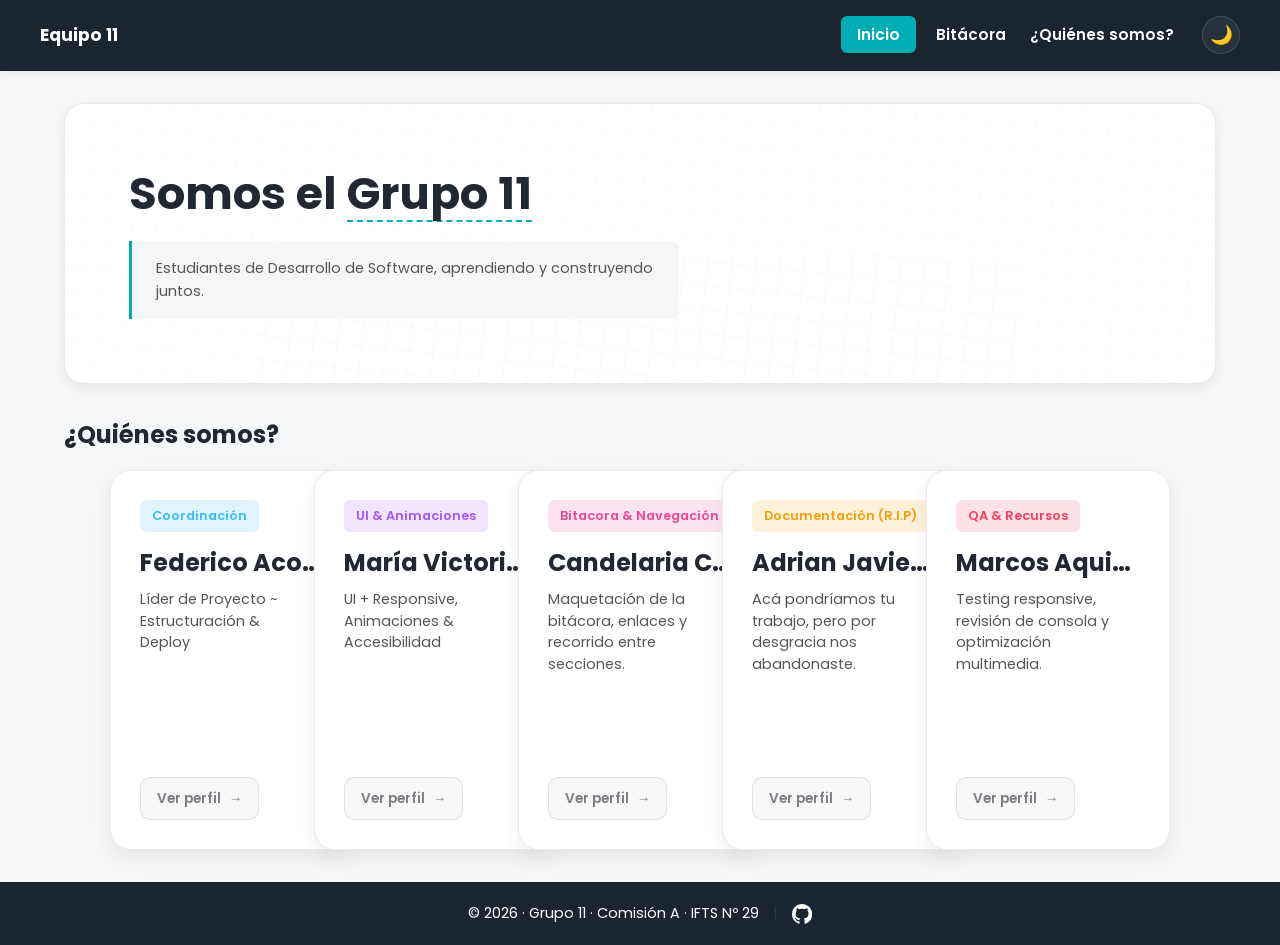
<file: index.html>
<!doctype html>
<html lang="es" data-theme="claro">
  <head>
    <meta charset="UTF-8" />
    <meta name="viewport" content="width=device-width, initial-scale=1.0" />
    <title>Equipo 11 ~ TP1 para Frontend</title>

    <!--
      Obtenemos el tema que se debe usar al cargar la página:
      primero buscamos una preferencia guardada por el usuario.
      Si no existe, usamos la preferencia de tema del sistema.
    -->
    <script>
      (function () {
        const temaSalvado =
          localStorage.getItem("theme") ||
          (window.matchMedia("(prefers-color-scheme: dark)").matches
            ? "oscuro"
            : "claro");

        document.documentElement.setAttribute("data-theme", temaSalvado);

        // Evitamos animaciones durante la inicialización para prevenir parpadeos.
        document.documentElement.classList.add("no-transiciones");
      })();
    </script>

    <link rel="stylesheet" href="css/styles.css" />
    <script src="js/main.js" defer></script>
  </head>
  <body>
    <!-- MENÚ DE NAVEGACIÓN GLOBAL -->
    <header>
      <div class="nav-contenedor">
        <a href="index.html" class="nav-logo">Equipo <span>11</span></a>
        <div class="nav-utilidades">
          <nav>
            <ul id="nav-list">
              <li><a href="index.html" aria-current="page">Inicio</a></li>
              <li><a href="bitacora.html">Bitácora</a></li>
              <li><a href="#quienes-somos">¿Quiénes somos?</a></li>
            </ul>
          </nav>
          <button
            id="menu-toggle"
            class="menu-toggle"
            aria-label="Abrir menú de navegación"
            aria-expanded="false"
            aria-controls="nav-list"
            type="button"
          >
            <span aria-hidden="true"></span>
            <span aria-hidden="true"></span>
            <span aria-hidden="true"></span>
          </button>
          <button
            id="theme-toggle"
            class="theme-toggle-btn"
            aria-label="Cambiar tema de la página"
          >
            <span class="theme-ic-wrapper" aria-hidden="true">
              <span class="ic-sol">☀️</span>
              <span class="ic-luna">🌙</span>
            </span>
          </button>
        </div>
      </div>
    </header>

    <main>
      <!-- PROPÓSITO DEL EQUIPO -->
      <section class="banner">
        <h1>Somos el <span>Grupo 11</span></h1>
        <p>
          Estudiantes de Desarrollo de Software, aprendiendo y construyendo
          juntos.
        </p>
      </section>

      <!-- LISTADO DE INTEGRANTES -->
      <section id="quienes-somos" class="equipo-listado">
        <h2>¿Quiénes somos?</h2>

        <div class="contenedor-tarjetas">
          <article class="tarjeta fede">
            <div class="tarjeta-izq">
              <span class="tarjeta-etiqueta">Coordinación</span>
              <h3 class="tarjeta-titulo">Federico Acosta Maneiro</h3>
              <p class="tarjeta-desc">
                Líder de Proyecto ~ Estructuración & Deploy
              </p>
            </div>

            <div class="tarjeta-der">
              <img
                class="avatar-movil"
                src="img/fede/perfil.jpeg"
                alt="Foto de perrita blanca acostada en la cama, mirando a cámara tiernamente."
              />
              <a
                class="tarjeta-btn"
                aria-label="Ver perfil completo de Federico Acosta Maneiro"
                href="integrantes/perfil_fede.html"
              >
                <span class="tarjeta-btn-texto">Ver perfil</span>
                <span class="tarjeta-btn-flecha" aria-hidden="true">→</span>
              </a>
            </div>
            <img
              class="avatar-desktop"
              src="img/fede/perfil.jpeg"
              alt="Foto de perrita blanca acostada en la cama, mirando a cámara tiernamente."
            />
          </article>

          <article class="tarjeta ria">
            <div class="tarjeta-izq">
              <span class="tarjeta-etiqueta">UI & Animaciones</span>
              <h3 class="tarjeta-titulo">María Victoria Mariani</h3>
              <p class="tarjeta-desc">
                UI + Responsive, Animaciones & Accesibilidad
              </p>
            </div>

            <div class="tarjeta-der">
              <img
                class="avatar-movil"
                src="img/ria/sami100.jpg"
                alt="Foto de una gatita siamesa durmiendo al sol entre libros."
              />
              <a
                class="tarjeta-btn"
                aria-label="Ver perfil completo de María Victoria Mariani"
                href="integrantes/perfil_victoria.html"
              >
                <span class="tarjeta-btn-texto">Ver perfil</span>
                <span class="tarjeta-btn-flecha" aria-hidden="true">→</span>
              </a>
            </div>
            <img
              class="avatar-desktop"
              src="img/ria/sami100.jpg"
              alt="Foto de una gatita siamesa durmiendo al sol entre libros."
            />
          </article>

          <article class="tarjeta cande">
            <div class="tarjeta-izq">
              <span class="tarjeta-etiqueta">Bitacora & Navegación</span>
              <h3 class="tarjeta-titulo">Candelaria Chazarreta</h3>
              <p class="tarjeta-desc">
                Maquetación de la bitácora, enlaces y recorrido entre secciones.
              </p>
            </div>

            <div class="tarjeta-der">
              <img
                class="avatar-movil"
                src="./img/knd/perfil_knd.jpeg"
                alt="Foto de un gato negro de ojos verdes en el pasto, mirando hacia el horizonte con curiosidad"
              />
              <a
                class="tarjeta-btn"
                aria-label="Ver perfil completo de Candelaria Chazarreta"
                href="integrantes/perfil_cande.html"
              >
                <span class="tarjeta-btn-texto">Ver perfil</span>
                <span class="tarjeta-btn-flecha" aria-hidden="true">→</span>
              </a>
            </div>
            <img
              class="avatar-desktop"
              src="./img/knd/perfil_knd.jpeg"
              alt="Foto de un gato negro de ojos verdes en el pasto, mirando hacia el horizonte con curiosidad"
            />
          </article>

          <article class="tarjeta javier">
            <div class="tarjeta-izq">
              <span class="tarjeta-etiqueta">Documentación (R.I.P)</span>
              <h3 class="tarjeta-titulo">Adrian Javier Cano</h3>
              <p class="tarjeta-desc">
                Acá pondríamos tu trabajo, pero por desgracia nos abandonaste.
              </p>
            </div>

            <div class="tarjeta-der">
              <img
                class="avatar-movil"
                src="./img/adrian/adrian.jfif"
                alt="Foto de Adrian"
              />
              <a
                class="tarjeta-btn"
                aria-label="Ver perfil completo de Adrian Javier Cano"
                href="integrantes/perfil_adrian.html"
              >
                <span class="tarjeta-btn-texto">Ver perfil</span>
                <span class="tarjeta-btn-flecha" aria-hidden="true">→</span>
              </a>
            </div>
            <img
              class="avatar-desktop"
              src="./img/adrian/adrian.jfif"
              alt="Foto de Adrián"
            />
          </article>

          <article class="tarjeta marcos">
            <div class="tarjeta-izq">
              <span class="tarjeta-etiqueta">QA & Recursos</span>
              <h3 class="tarjeta-titulo">Marcos Aquino</h3>
              <p class="tarjeta-desc">
                Testing responsive, revisión de consola y optimización
                multimedia.
              </p>
            </div>

            <div class="tarjeta-der">
              <img
                class="avatar-movil"
                src="./img/itos/machito_marcos.jpeg"
                alt="Foto de una perrita negra con marrón con mirada juguetona"
              />
              <a
                class="tarjeta-btn"
                aria-label="Ver perfil completo de Marcos Aquino"
                href="integrantes/perfil_marcos.html"
              >
                <span class="tarjeta-btn-texto">Ver perfil</span>
                <span class="tarjeta-btn-flecha" aria-hidden="true">→</span>
              </a>
            </div>
            <img
              class="avatar-desktop"
              src="./img/itos/machito_marcos.jpeg"
              alt="Foto de una perrita negra con marrón con mirada juguetona"
            />
          </article>
        </div>
      </section>
    </main>

    <footer>
      <p class="footer-content">
        <span>&copy; 2026 · Grupo 11 · Comisión A · IFTS Nº 29</span>
        <a
          href="https://github.com/federicosd06-dev/DSWF_TP1_2A_Grupo11"
          class="footer-inline-link"
          target="_blank"
          rel="noopener noreferrer"
          title="Ir al repositorio de GitHub del Grupo"
          aria-label="Ver el repositorio de GitHub del Grupo 11"
        >
          <svg
            class="footer-icon"
            viewBox="0 0 16 16"
            version="1.1"
          >
            <path
              fill="currentColor"
              d="M8 0c4.42 0 8 3.58 8 8a8.013 8.013 0 0 1-5.45 7.59c-.4.08-.55-.17-.55-.38 0-.27.01-1.13.01-2.2 0-.75-.25-1.23-.54-1.48 1.78-.2 3.65-.88 3.65-3.95 0-.88-.31-1.59-.82-2.15.08-.2.36-1.02-.08-2.12 0 0-.67-.22-2.2.82-.64-.18-1.32-.27-2-.27-.68 0-1.36.09-2 .27-1.53-1.03-2.2-.82-2.2-.82-.44 1.1-.16 1.92-.08 2.12-.51.56-.82 1.28-.82 2.15 0 3.06 1.86 3.75 3.64 3.95-.23.2-.44.55-.51 1.07-.46.21-1.61.55-2.33-.66-.15-.24-.6-.83-1.23-.82-.67.01-.27.38.01.53.34.19.73.9.82 1.13.16.45.68 1.31 2.69.94 0 .67.01 1.3.01 1.49 0 .21-.15.45-.55.38A7.995 7.995 0 0 1 0 8c0-4.42 3.58-8 8-8Z"
            ></path>
          </svg>
        </a>
      </p>
    </footer>
  </body>
</html>
</file>
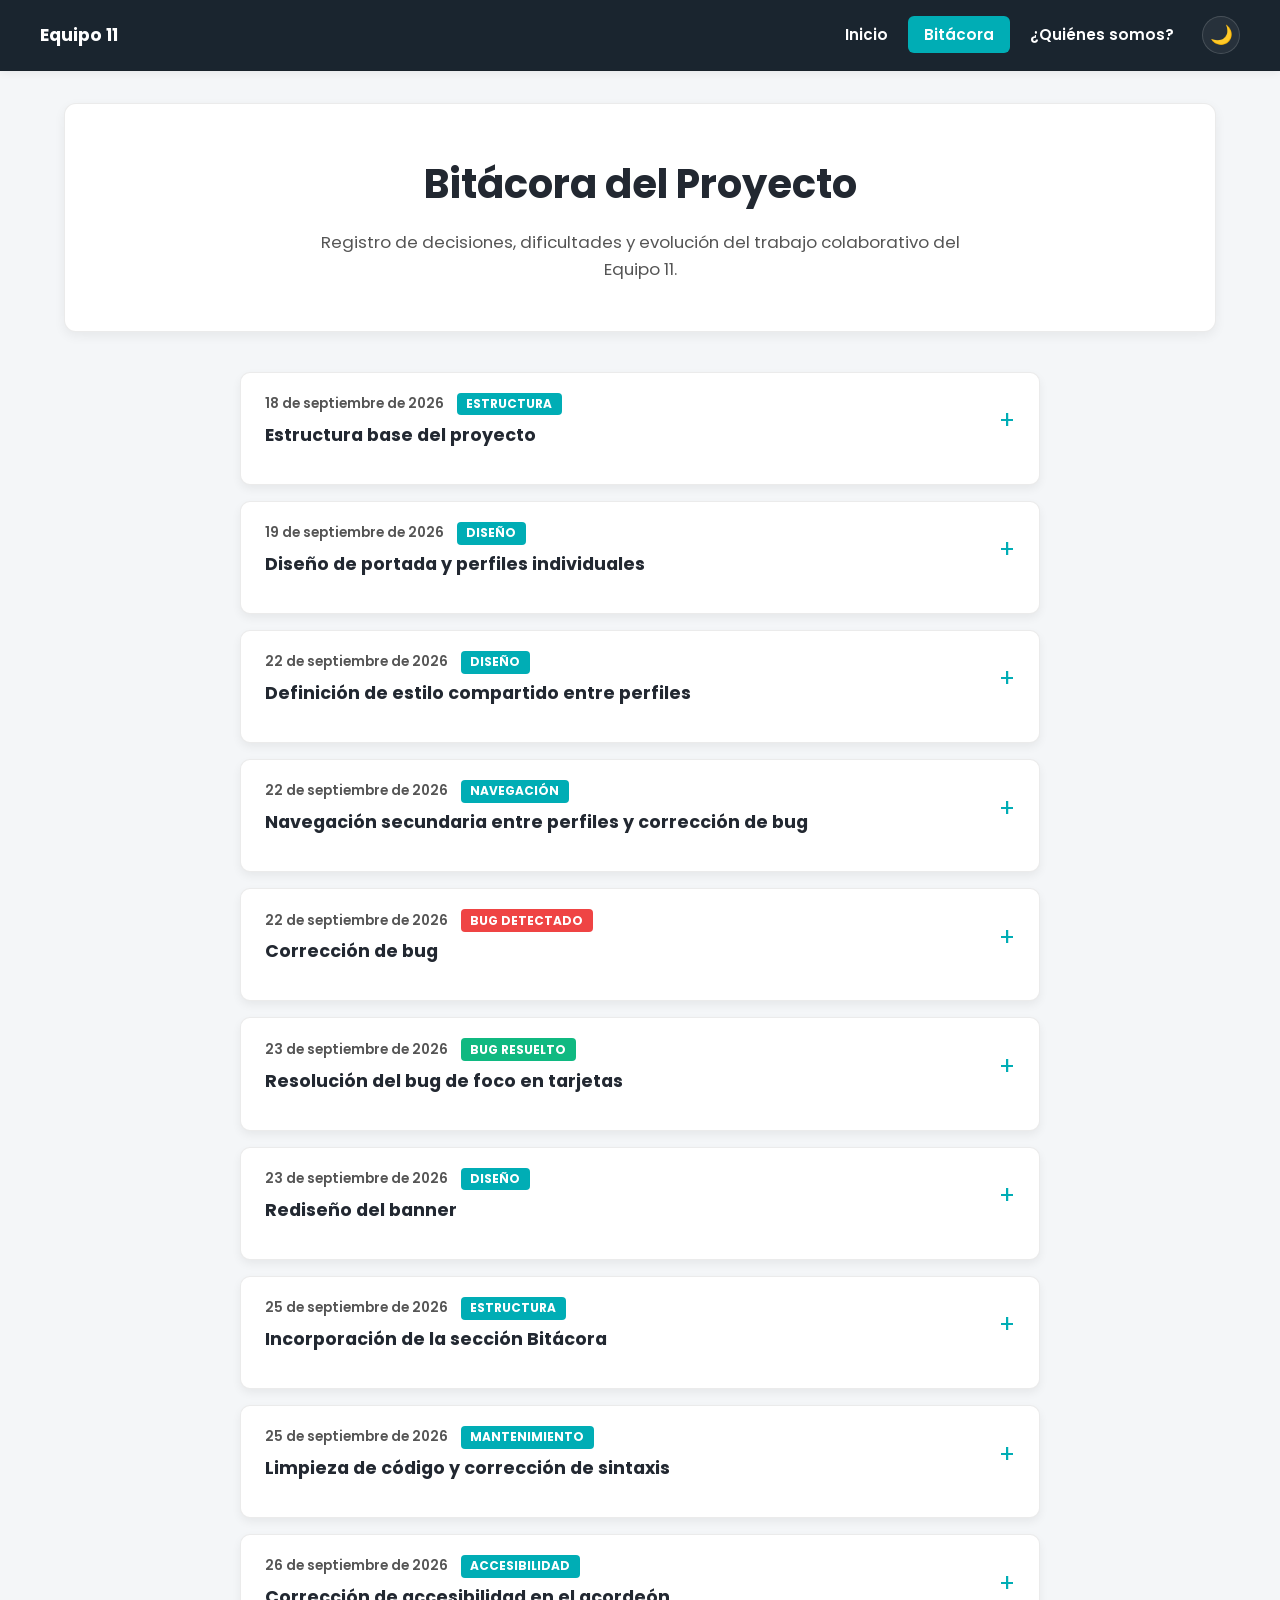
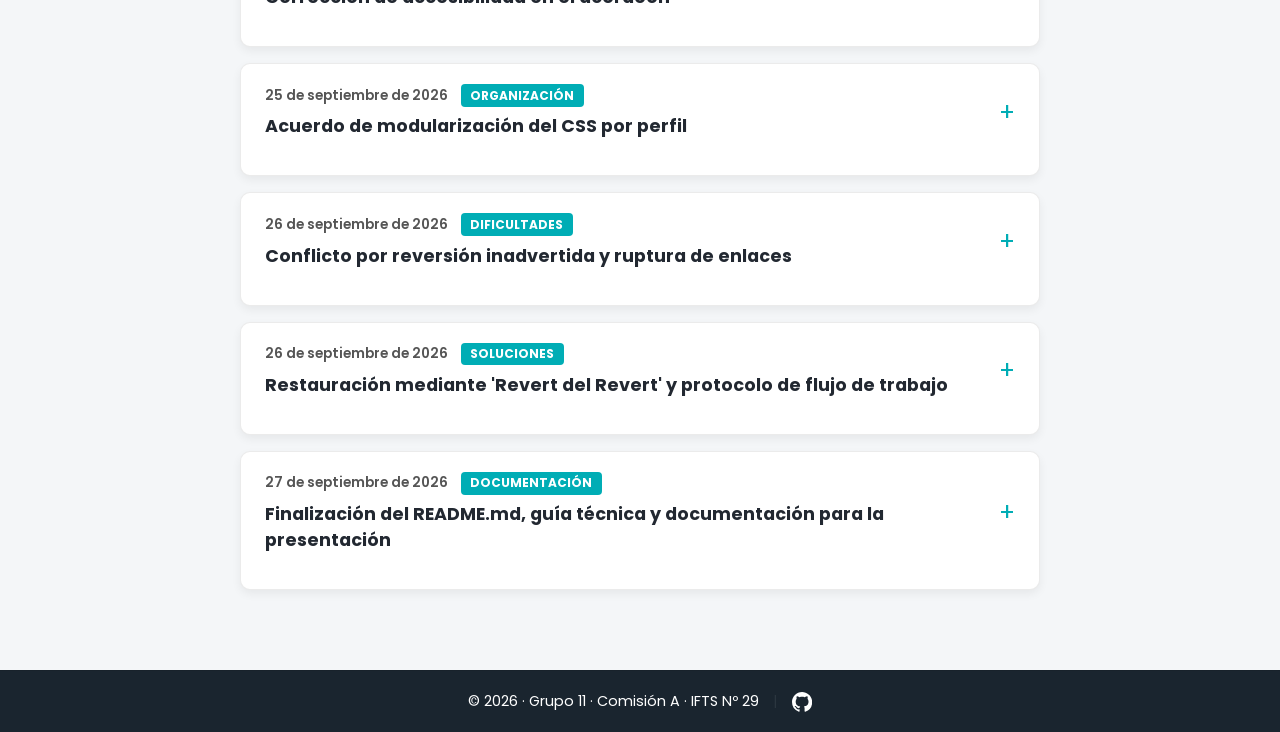
<file: bitacora.html>
<!doctype html>
<html lang="es" data-theme="claro">
  <head>
    <meta charset="UTF-8" />
    <meta name="viewport" content="width=device-width, initial-scale=1.0" />
    <title>Bitácora ~ Equipo 11</title>
    <script>
      (function () {
        const temaSalvado = localStorage.getItem("theme") ||
          (window.matchMedia("(prefers-color-scheme: dark)").matches ? "oscuro" : "claro");

        document.documentElement.setAttribute("data-theme", temaSalvado);

        document.documentElement.classList.add("no-transiciones");
      })();
    </script>

    <link rel="stylesheet" href="css/styles.css" />
    <script src="js/main.js" defer></script>
    <script type="module" src="js/bitacora.js"></script>
  </head>
  <body>
    <!-- MENÚ DE NAVEGACIÓN GLOBAL -->
    <header>
      <div class="nav-contenedor">
        <a href="index.html" class="nav-logo">Equipo <span>11</span></a>
        <div class="nav-utilidades">
          <nav>
            <ul id="nav-list">
              <li><a href="index.html">Inicio</a></li>
              <li><a href="bitacora.html" aria-current="page">Bitácora</a></li>
              <li><a href="index.html#quienes-somos">¿Quiénes somos?</a></li>
            </ul>
          </nav>
          <button id="menu-toggle"
                  class="menu-toggle"
                  aria-label="Abrir menú de navegación"
                  aria-expanded="false"
                  aria-controls="nav-list"
                  type="button">
            <span aria-hidden="true"></span>
            <span aria-hidden="true"></span>
            <span aria-hidden="true"></span>
          </button>
          <button id="theme-toggle" class="theme-toggle-btn" aria-label="Cambiar tema de la página">
            <span class="theme-ic-wrapper" aria-hidden="true">
              <span class="ic-sol">☀️</span>
              <span class="ic-luna">🌙</span>
            </span>
          </button>
        </div>
      </div>
    </header>

    <main>
      <section class="hero">
        <h1>Bitácora del Proyecto</h1>
        <p>Registro de decisiones, dificultades y evolución del trabajo colaborativo del Equipo 11.</p>
      </section>

      <!-- Contenedor vacío donde JS inyectará el acordeón -->
      <section id="contenedor-bitacora" class="bitacora-timeline">
        <!-- Las entradas se renderizan aquí dinámicamente -->
      </section>
    </main>

    <footer>
        <p class="footer-content">
          <span>&copy; 2026 · Grupo 11 · Comisión A · IFTS Nº 29</span> 
          <a href="https://github.com/federicosd06-dev/DSWF_TP1_2A_Grupo11" 
              class="footer-inline-link" 
              target="_blank" 
              rel="noopener noreferrer" 
              title="Ir al repositorio de GitHub del Grupo"
              aria-label="Ver el repositorio de GitHub del Grupo 11">
            <svg class="footer-icon" 
                 viewBox="0 0 16 16" 
                 version="1.1">
              <path fill="currentColor" d="M8 0c4.42 0 8 3.58 8 8a8.013 8.013 0 0 1-5.45 7.59c-.4.08-.55-.17-.55-.38 0-.27.01-1.13.01-2.2 0-.75-.25-1.23-.54-1.48 1.78-.2 3.65-.88 3.65-3.95 0-.88-.31-1.59-.82-2.15.08-.2.36-1.02-.08-2.12 0 0-.67-.22-2.2.82-.64-.18-1.32-.27-2-.27-.68 0-1.36.09-2 .27-1.53-1.03-2.2-.82-2.2-.82-.44 1.1-.16 1.92-.08 2.12-.51.56-.82 1.28-.82 2.15 0 3.06 1.86 3.75 3.64 3.95-.23.2-.44.55-.51 1.07-.46.21-1.61.55-2.33-.66-.15-.24-.6-.83-1.23-.82-.67.01-.27.38.01.53.34.19.73.9.82 1.13.16.45.68 1.31 2.69.94 0 .67.01 1.3.01 1.49 0 .21-.15.45-.55.38A7.995 7.995 0 0 1 0 8c0-4.42 3.58-8 8-8Z"></path>
            </svg>
          </a>
        </p>
    </footer>
  </body>
</html>
</file>
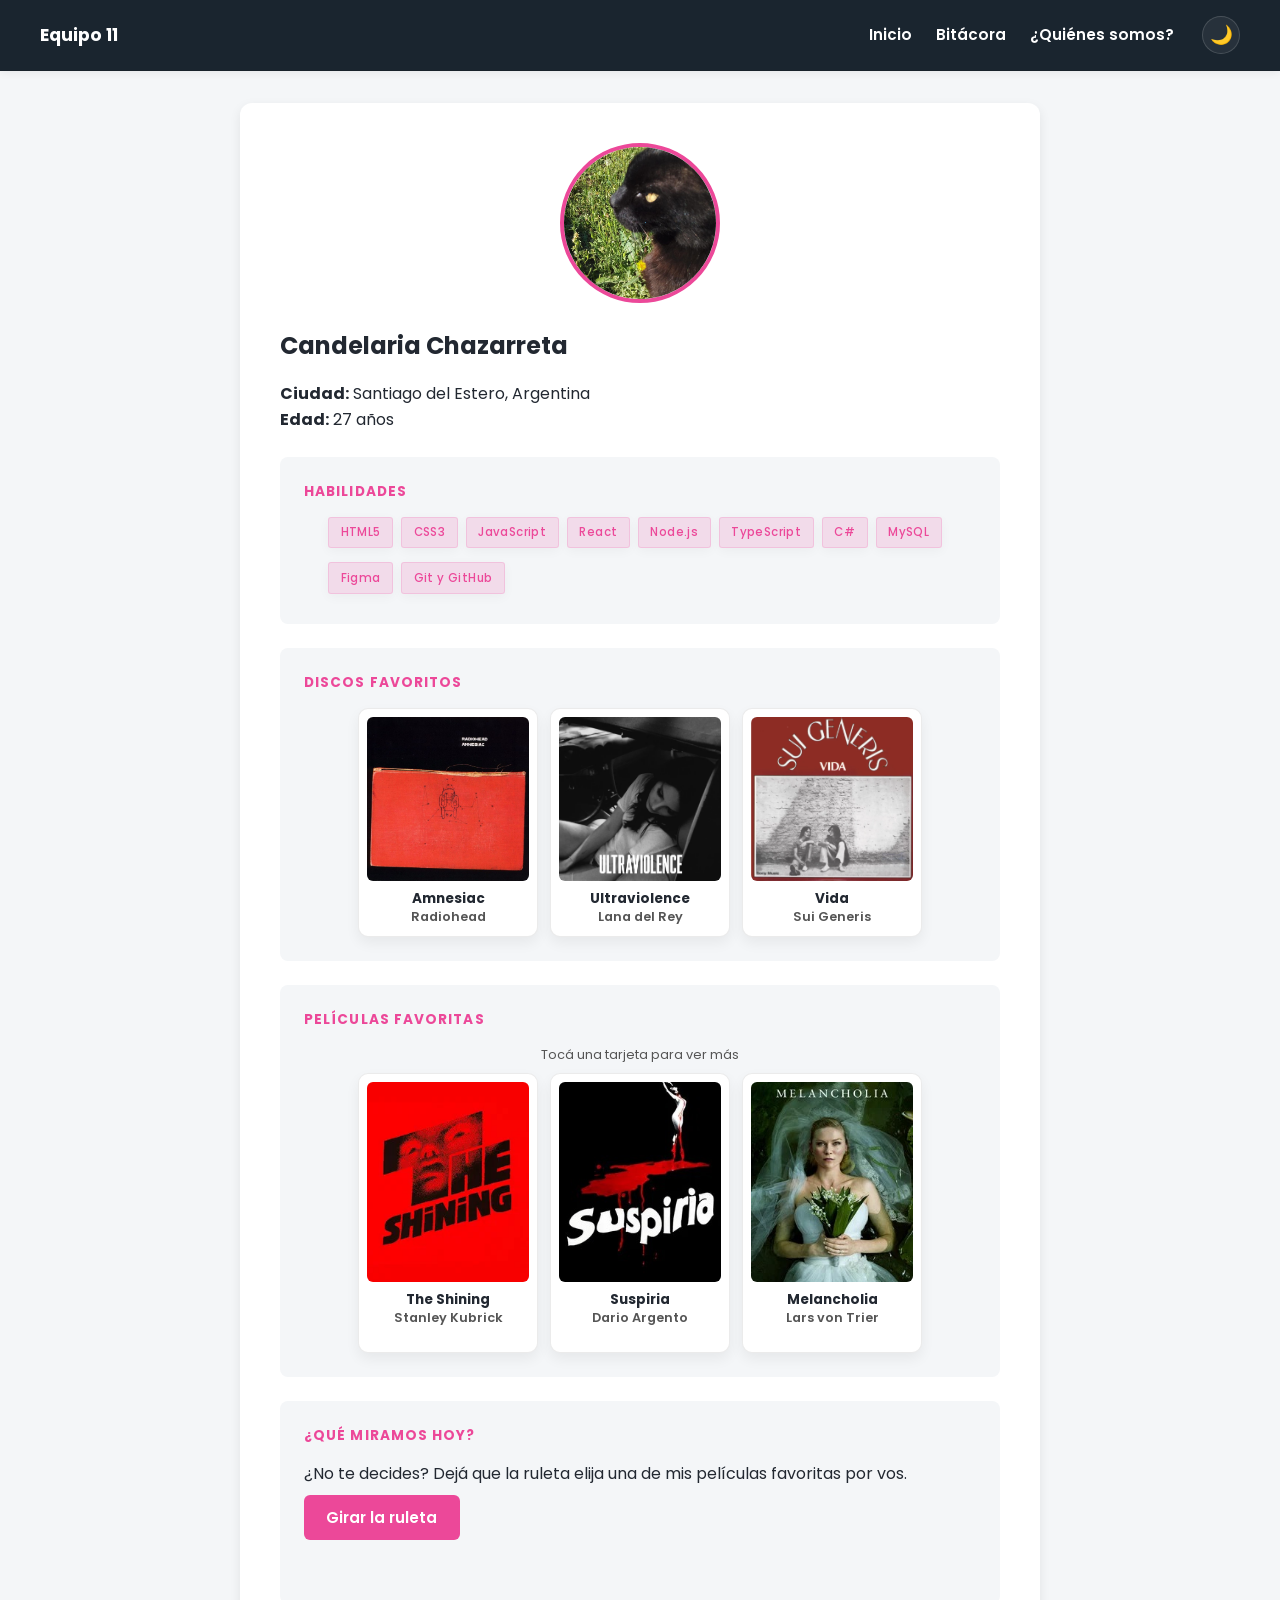
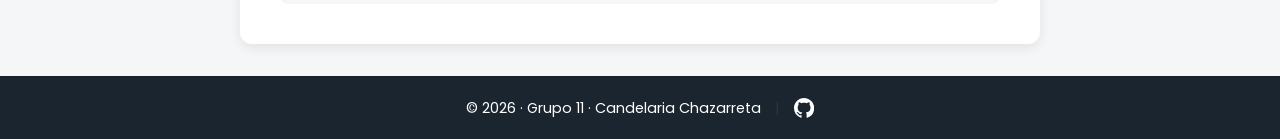
<file: integrantes/perfil_cande.html>
<!doctype html>
<html lang="es">
  <head>
    <meta charset="UTF-8" />
    <meta name="viewport" content="width=device-width, initial-scale=1.0" />
    <title>Equipo 11 ~ Cande</title>
    <script>
      (function () {
        const temaSalvado =
          localStorage.getItem("theme") ||
          (window.matchMedia("(prefers-color-scheme: dark)").matches
            ? "oscuro"
            : "claro");

        document.documentElement.setAttribute("data-theme", temaSalvado);
        document.documentElement.classList.add("no-transiciones");
      })();
    </script>

    <link rel="stylesheet" href="../css/styles.css" />
    <link rel="stylesheet" href="../css/styles_knd.css" />
    <script src="../js/main.js" defer></script>
    <script src="../js/cande_perfil.js" defer></script>
  </head>
  <body>
    <!-- MENÚ DE NAVEGACIÓN GLOBAL -->
    <header>
      <div class="nav-contenedor">
        <a href="../index.html" class="nav-logo">Equipo <span>11</span></a>
        <div class="nav-utilidades">
          <nav>
            <ul id="nav-list">
              <li><a href="../index.html">Inicio</a></li>
              <li><a href="../bitacora.html">Bitácora</a></li>
              <li><a href="../index.html#quienes-somos">¿Quiénes somos?</a></li>
            </ul>
          </nav>
          <button
            id="menu-toggle"
            class="menu-toggle"
            aria-label="Abrir menú de navegación"
            aria-expanded="false"
            aria-controls="nav-list"
            type="button"
          >
            <span aria-hidden="true"></span>
            <span aria-hidden="true"></span>
            <span aria-hidden="true"></span>
          </button>
          <button
            id="theme-toggle"
            class="theme-toggle-btn"
            aria-label="Cambiar tema de la página"
          >
            <span class="theme-ic-wrapper" aria-hidden="true">
              <span class="ic-sol">☀️</span>
              <span class="ic-luna">🌙</span>
            </span>
          </button>
        </div>
      </div>
    </header>
    <main>
      <article class="tarjeta-perfil cande">
        <img
          src="../img/knd/perfil_knd.jpeg"
          alt="Foto de perfil de Cande"
          class="avatar"
        />

        <h1>Candelaria Chazarreta</h1>
        <p><strong>Ciudad:</strong> Santiago del Estero, Argentina</p>
        <p><strong>Edad:</strong> 27 años</p>

        <!-- HABILIDADES -->
        <section class="bloque-perfil">
          <h2>Habilidades</h2>
          <ul class="habilidades-lista">
            <li>HTML5</li>
            <li>CSS3</li>
            <li>JavaScript</li>
            <li>React</li>
            <li>Node.js</li>
            <li>TypeScript</li>
            <li>C#</li>
            <li>MySQL</li>
            <li>Figma</li>
            <li>Git y GitHub</li>
          </ul>
        </section>

        <!-- DISCOS FAVORITOS-->
        <section class="bloque-perfil">
          <h2 id="titulo-musica">Discos Favoritos</h2>
          <div class="flip-grid" id="grid-discos">
            <div class="flip-card-fija">
              <img
                src="../img/knd/radiohead-amnesiac.jpg"
                alt="Portada de Amnesiac"
                class="flip-card-img"
              />
              <p class="flip-card-titulo">Amnesiac</p>
              <p class="flip-card-autor">Radiohead</p>
            </div>

            <div class="flip-card-fija">
              <img
                src="../img/knd/ultraviolence-lana_del_rey.png"
                alt="Portada de Ultraviolence"
                class="flip-card-img"
              />
              <p class="flip-card-titulo">Ultraviolence</p>
              <p class="flip-card-autor">Lana del Rey</p>
            </div>

            <div class="flip-card-fija">
              <img
                src="../img/knd/sui_generis-vida.png"
                alt="Portada de Vida"
                class="flip-card-img"
              />
              <p class="flip-card-titulo">Vida</p>
              <p class="flip-card-autor">Sui Generis</p>
            </div>
          </div>
        </section>

        <!-- PELÍCULAS FAVORITAS - tarjetas flip -->
        <section class="bloque-perfil">
          <h2>Películas Favoritas</h2>
          <p class="flip-ayuda">Tocá una tarjeta para ver más</p>
          <div class="flip-grid" id="flip-peliculas">
            <div
              class="flip-card"
              tabindex="0"
              role="button"
              aria-label="Ver más sobre The Shining"
            >
              <div class="flip-card-inner">
                <div class="flip-card-frente">
                  <img
                    src="../img/knd/poster-the shinning.png"
                    alt="Poster de The Shining"
                    class="flip-card-img"
                  />
                  <p class="flip-card-titulo">The Shining</p>
                  <p class="flip-card-autor">Stanley Kubrick</p>
                </div>
                <div class="flip-card-dorso">
                  <p class="flip-card-frase">
                    Es una experiencia cinematográfica inmersiva e impactante
                    que explora la psicología de la locura y el aislamiento.
                  </p>
                </div>
              </div>
            </div>
            <div
              class="flip-card"
              tabindex="0"
              role="button"
              aria-label="Ver más sobre Suspiria"
            >
              <div class="flip-card-inner">
                <div class="flip-card-frente">
                  <img
                    src="../img/knd/poster-suspiria.jpg"
                    alt="Poster de Suspiria"
                    class="flip-card-img"
                  />
                  <p class="flip-card-titulo">Suspiria</p>
                  <p class="flip-card-autor">Dario Argento</p>
                </div>
                <div class="flip-card-dorso">
                  <p class="flip-card-frase">
                    Una obra maestra del horror italiano con una narrativa llena
                    de simbolismo y atmósfera.
                  </p>
                </div>
              </div>
            </div>
            <div
              class="flip-card"
              tabindex="0"
              role="button"
              aria-label="Ver más sobre Melancholia"
            >
              <div class="flip-card-inner">
                <div class="flip-card-frente">
                  <img
                    src="../img/knd/poster-melancholia.jpg"
                    alt="Poster de Melancholia"
                    class="flip-card-img"
                  />
                  <p class="flip-card-titulo">Melancholia</p>
                  <p class="flip-card-autor">Lars von Trier</p>
                </div>
                <div class="flip-card-dorso">
                  <p class="flip-card-frase">
                    La depresión y ansiedad personal frente al inevitable
                    impacto del fin del mundo.
                  </p>
                </div>
              </div>
            </div>
          </div>
        </section>

        <!-- GADGET INTERACTIVO: Recomendador de Películas -->
        <section class="bloque-interactivo">
          <h2>¿Qué miramos hoy?</h2>
          <p>
            ¿No te decides? Dejá que la ruleta elija una de mis películas
            favoritas por vos.
          </p>
          <button id="btn-mi-interaccion" type="button">Girar la ruleta</button>
          <div
            id="resultado-interaccion"
            class="resultado-ruleta"
            aria-live="polite"
          ></div>
        </section>
      </article>
    </main>

    <footer>
      <p class="footer-content">
        <span>&copy; 2026 · Grupo 11 · Candelaria Chazarreta</span>
        <a
          href="https://github.com/kndxt"
          class="footer-inline-link"
          target="_blank"
          rel="noopener noreferrer"
          title="Ir al GitHub de Candelaria Chazarreta"
          aria-label="Ir al GitHub de Candelaria Chazarreta"
        >
          <svg
            class="footer-icon"
            viewBox="0 0 16 16"
            version="1.1"
          >
            <path
              fill="currentColor"
              d="M8 0c4.42 0 8 3.58 8 8a8.013 8.013 0 0 1-5.45 7.59c-.4.08-.55-.17-.55-.38 0-.27.01-1.13.01-2.2 0-.75-.25-1.23-.54-1.48 1.78-.2 3.65-.88 3.65-3.95 0-.88-.31-1.59-.82-2.15.08-.2.36-1.02-.08-2.12 0 0-.67-.22-2.2.82-.64-.18-1.32-.27-2-.27-.68 0-1.36.09-2 .27-1.53-1.03-2.2-.82-2.2-.82-.44 1.1-.16 1.92-.08 2.12-.51.56-.82 1.28-.82 2.15 0 3.06 1.86 3.75 3.64 3.95-.23.2-.44.55-.51 1.07-.46.21-1.61.55-2.33-.66-.15-.24-.6-.83-1.23-.82-.67.01-.27.38.01.53.34.19.73.9.82 1.13.16.45.68 1.31 2.69.94 0 .67.01 1.3.01 1.49 0 .21-.15.45-.55.38A7.995 7.995 0 0 1 0 8c0-4.42 3.58-8 8-8Z"
            ></path>
          </svg>
        </a>
      </p>
    </footer>
  </body>
</html>
</file>
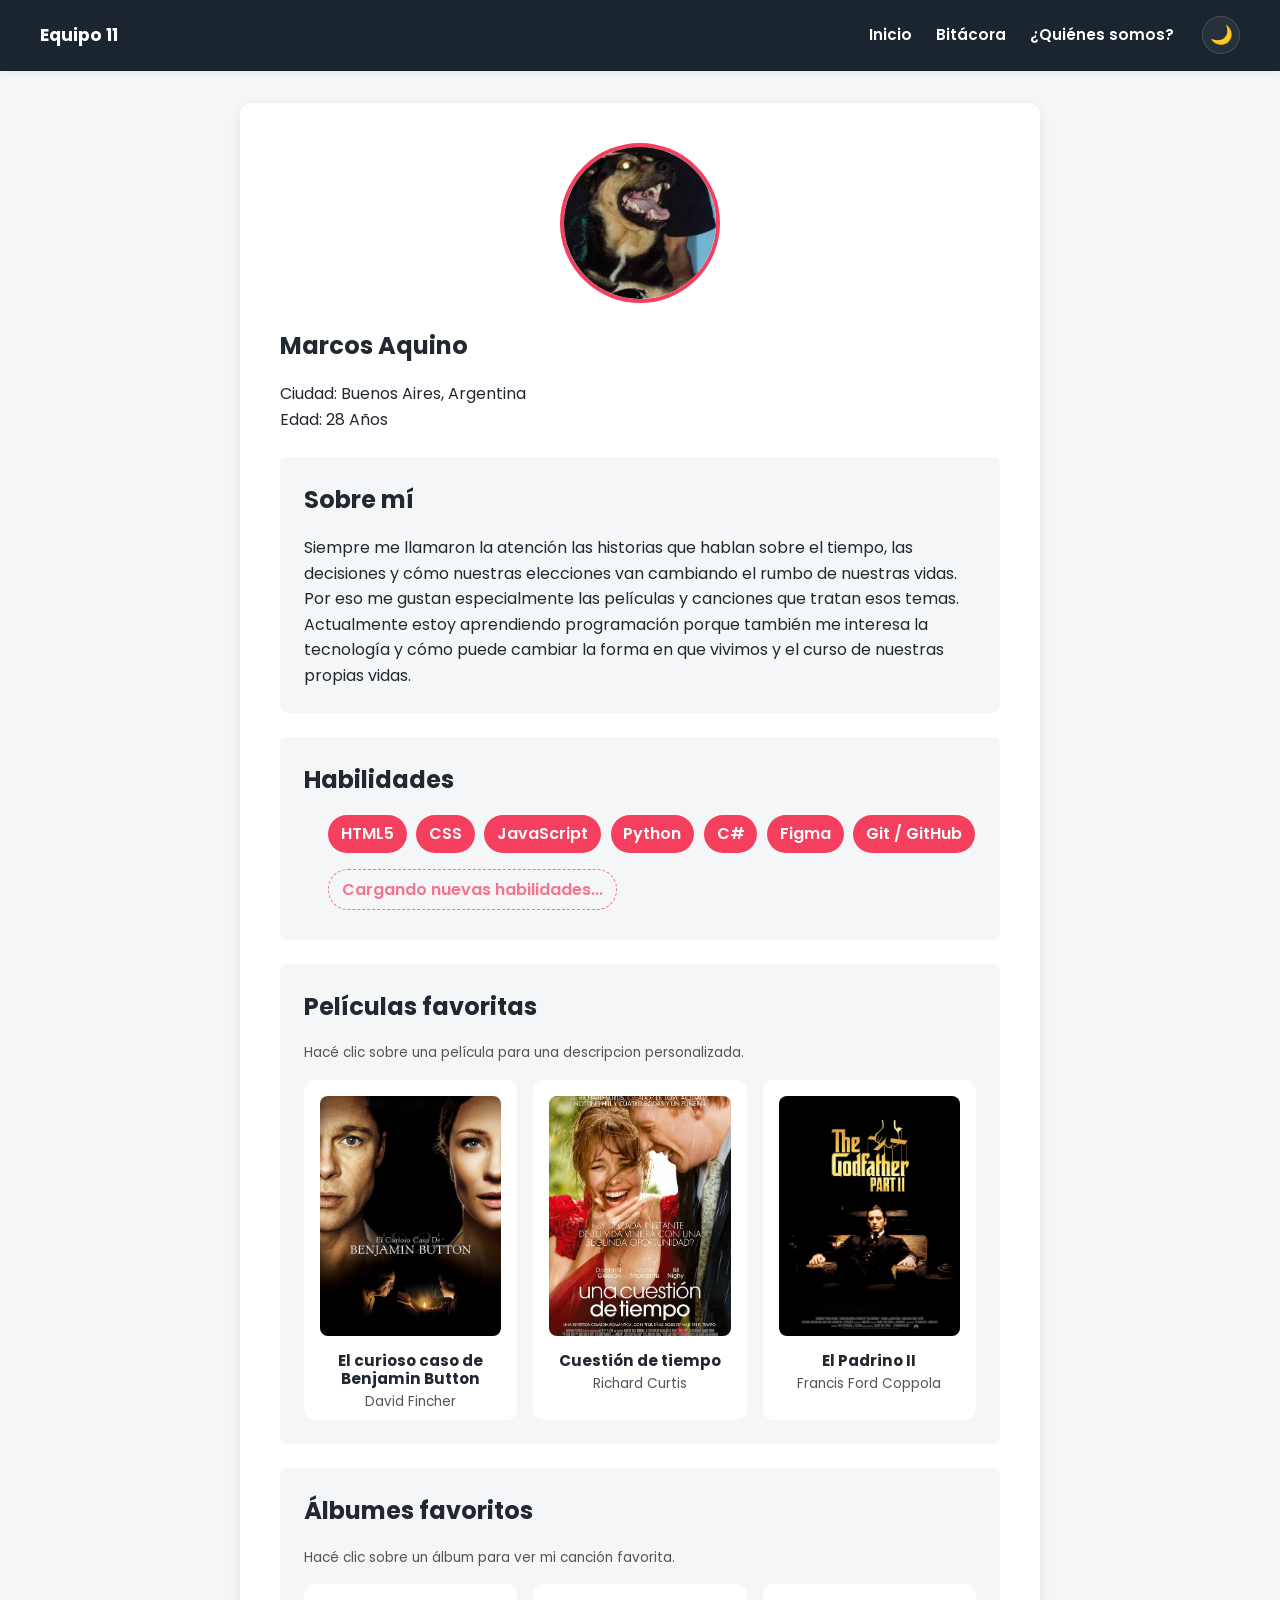
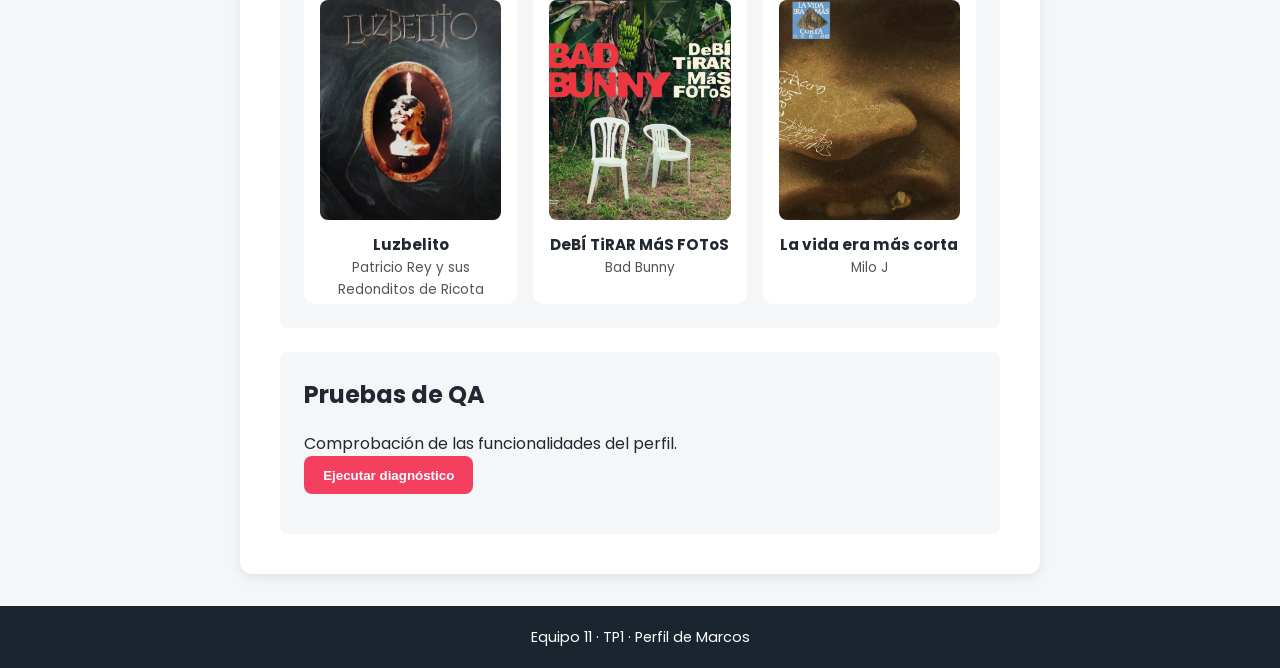
<file: integrantes/perfil_marcos.html>
<!doctype html>
<html lang="es">
  <head>
    <meta charset="UTF-8" />
    <meta name="viewport" content="width=device-width, initial-scale=1.0" />

    <title>Equipo 11 ~ Marcos Aquino</title>

    <script>
      (() => {
        const temaGuardado = localStorage.getItem("theme");
        const tema =
          temaGuardado ||
          (window.matchMedia("(prefers-color-scheme: dark)").matches
            ? "oscuro"
            : "claro");

        document.documentElement.setAttribute("data-theme", tema);
        document.documentElement.classList.add("no-transiciones");
      })();
    </script>

    <link rel="stylesheet" href="../css/styles.css" />
    <link rel="stylesheet" href="../css/styles_marcos.css" />


    <script src="../js/main.js" defer></script>
    <script src="../js/marcos_perfil.js" defer></script>
  </head>

  <body>
    <header>
      <div class="nav-contenedor">
        <a href="../index.html" class="nav-logo">Equipo <span>11</span></a>

        <div class="nav-utilidades">
          <nav aria-label="Navegación principal">
            <ul id="nav-list">
              <li><a href="../index.html">Inicio</a></li>
              <li><a href="../bitacora.html">Bitácora</a></li>
              <li><a href="../index.html#quienes-somos">¿Quiénes somos?</a></li>
            </ul>
          </nav>

          <button
            id="menu-toggle"
            class="menu-toggle"
            type="button"
            aria-label="Abrir menú"
            aria-expanded="false"
            aria-controls="nav-list"
          >
            <span></span>
            <span></span>
            <span></span>
          </button>

          <button
            id="theme-toggle"
            class="theme-toggle-btn"
            type="button"
            aria-label="Cambiar tema"
          >
            <span class="ic-sol">☀️</span>
            <span class="ic-luna">🌙</span>
          </button>
        </div>
      </div>
    </header>

    <main>
      <article class="tarjeta-perfil marcos">
        <img
          src="../img/itos/machito_marcos.jpeg"
          alt="Foto de perfil de Marcos"
          class="avatar"
        />

        <h1>Marcos Aquino</h1>

        <p>
          Ciudad: Buenos Aires, Argentina<br />
          Edad: 28 Años
        </p>

        <!--========== SOBRE MÍ ==========-->
        <section class="bloque-perfil">
          <h2>Sobre mí</h2>

          <p>
            Siempre me llamaron la atención las historias que hablan sobre el
            tiempo, las decisiones y cómo nuestras elecciones van cambiando el
            rumbo de nuestras vidas. Por eso me gustan especialmente las
            películas y canciones que tratan esos temas.
          </p>

          <p>
            Actualmente estoy aprendiendo programación porque también me
            interesa la tecnología y cómo puede cambiar la forma en que vivimos
            y el curso de nuestras propias vidas.
          </p>
        </section>

        <section class="bloque-perfil">
          <h2>Habilidades</h2>

          <ul class="marcos-habilidades">
            <li>HTML5</li>
            <li>CSS</li>
            <li>JavaScript</li>
            <li>Python</li>
            <li>C#</li>
            <li>Figma</li>
            <li>Git / GitHub</li>
            <li class="habilidad-proximamente">
              Cargando nuevas habilidades...
            </li>
          </ul>
        </section>

        <section class="bloque-perfil">
          <h2>Películas favoritas</h2>

          <p class="marcos-ayuda">
            Hacé clic sobre una película para una descripcion personalizada.
          </p>

          <div class="marcos-peliculas-grid">
            <article class="marcos-flip-card" tabindex="0" role="button">
              <div class="marcos-flip-inner">
                <div class="marcos-flip-front">
                  <img
                    src="../img/itos/benjamin-button.webp"
                    alt="El curioso caso de Benjamin Button"
                    class="marcos-poster"
                  />
                  <h3 class="marcos-pelicula-titulo">
                    El curioso caso de Benjamin Button
                  </h3>
                  <p class="marcos-pelicula-autor">David Fincher</p>
                </div>

                <div class="marcos-flip-back">
                  <h3>Tiempo</h3>
                  <p>
                    El paso del tiempo y las decisiones llevan a Benjamin a una
                    vida nómade, llena de experiencias que van formando su
                    historia.
                  </p>
                </div>
              </div>
            </article>

            <article class="marcos-flip-card" tabindex="0" role="button">
              <div class="marcos-flip-inner">
                <div class="marcos-flip-front">
                  <img
                    src="../img/itos/about-time.jpg"
                    alt="Cuestión de tiempo"
                    class="marcos-poster"
                  />
                  <h3 class="marcos-pelicula-titulo">Cuestión de tiempo</h3>
                  <p class="marcos-pelicula-autor">Richard Curtis</p>
                </div>

                <div class="marcos-flip-back">
                  <h3>Decisiones</h3>
                  <p>
                    Tim puede volver al pasado y corregir decisiones, pero
                    aprende que incluso las pequeñas elecciones cotidianas
                    construyen su vida.
                  </p>
                </div>
              </div>
            </article>

            <article class="marcos-flip-card" tabindex="0" role="button">
              <div class="marcos-flip-inner">
                <div class="marcos-flip-front">
                  <img
                    src="../img/itos/padrino-2.webp"
                    alt="El Padrino II"
                    class="marcos-poster"
                  />
                  <h3 class="marcos-pelicula-titulo">El Padrino II</h3>
                  <p class="marcos-pelicula-autor">Francis Ford Coppola</p>
                </div>

                <div class="marcos-flip-back">
                  <h3>Destino</h3>
                  <p>
                    Muestra cómo las decisiones de Vito y Michael, a lo largo
                    del tiempo, van formando el destino de la familia y su
                    poder.
                  </p>
                </div>
              </div>
            </article>
          </div>
        </section>

        <section class="bloque-perfil">
          <h2>Álbumes favoritos</h2>

          <p class="marcos-ayuda">
            Hacé clic sobre un álbum para ver mi canción favorita.
          </p>

          <div class="marcos-albumes-grid">
            <article class="marcos-album-card" tabindex="0" role="button">
              <div class="marcos-album-inner">
                <div class="marcos-album-front">
                  <img
                    src="../img/itos/luzbelito.jpg"
                    alt="Luzbelito"
                    class="marcos-album-cover"
                  />
                  <h3 class="marcos-album-titulo">Luzbelito</h3>
                  <p class="marcos-album-autor">
                    Patricio Rey y sus Redonditos de Ricota
                  </p>
                </div>

                <div class="marcos-album-back">
                  <h3>-Me matan limón-</h3>

                  <p>
                    Relata las ultimas horas con vida de un personaje que me
                    llama la atencion
                  </p>
                </div>
              </div>
            </article>

            <article class="marcos-album-card" tabindex="0" role="button">
              <div class="marcos-album-inner">
                <div class="marcos-album-front">
                  <img
                    src="../img/itos/debi-tirar-mas-fotos.png"
                    alt="DeBÍ TiRAR MáS FOToS"
                    class="marcos-album-cover"
                  />
                  <h3 class="marcos-album-titulo">DeBÍ TiRAR MáS FOToS</h3>
                  <p class="marcos-album-autor">Bad Bunny</p>
                </div>

                <div class="marcos-album-back">
                  <h3>-Baile Inolvidable-</h3>

                  <p>
                    Relata el recuerdo de una persona en su juventud en las
                    noches de puerto rico a travez de la musica y el baile. Soy
                    yo viviendo esa juventud de salsa y amigos
                  </p>
                </div>
              </div>
            </article>

            <article class="marcos-album-card" tabindex="0" role="button">
              <div class="marcos-album-inner">
                <div class="marcos-album-front">
                  <img
                    src="../img/itos/la-vida-era-mas-corta.jpg"
                    alt="La vida era más corta"
                    class="marcos-album-cover"
                  />
                  <h3 class="marcos-album-titulo">La vida era más corta</h3>
                  <p class="marcos-album-autor">Milo J</p>
                </div>

                <div class="marcos-album-back">
                  <h3>-Niño-</h3>
                  <p>
                    sobre heridas en la infancia, el abandono y la
                    vulnerabilidad. Me gusta por su mensaje de consuelo,
                    esperanza y conexión con el niño interior
                  </p>
                </div>
              </div>
            </article>
          </div>
        </section>

        <section class="bloque-interactivo">
          <h2>Pruebas de QA</h2>

          <p>Comprobación de las funcionalidades del perfil.</p>

          <button id="btn-diagnostico" type="button">
            Ejecutar diagnóstico
          </button>

          <div id="resultado-diagnostico" aria-live="polite"></div>
        </section>
      </article>
    </main>

    <footer>
      <p>Equipo 11 · TP1 · Perfil de Marcos</p>
    </footer>
  </body>
</html>
</file>
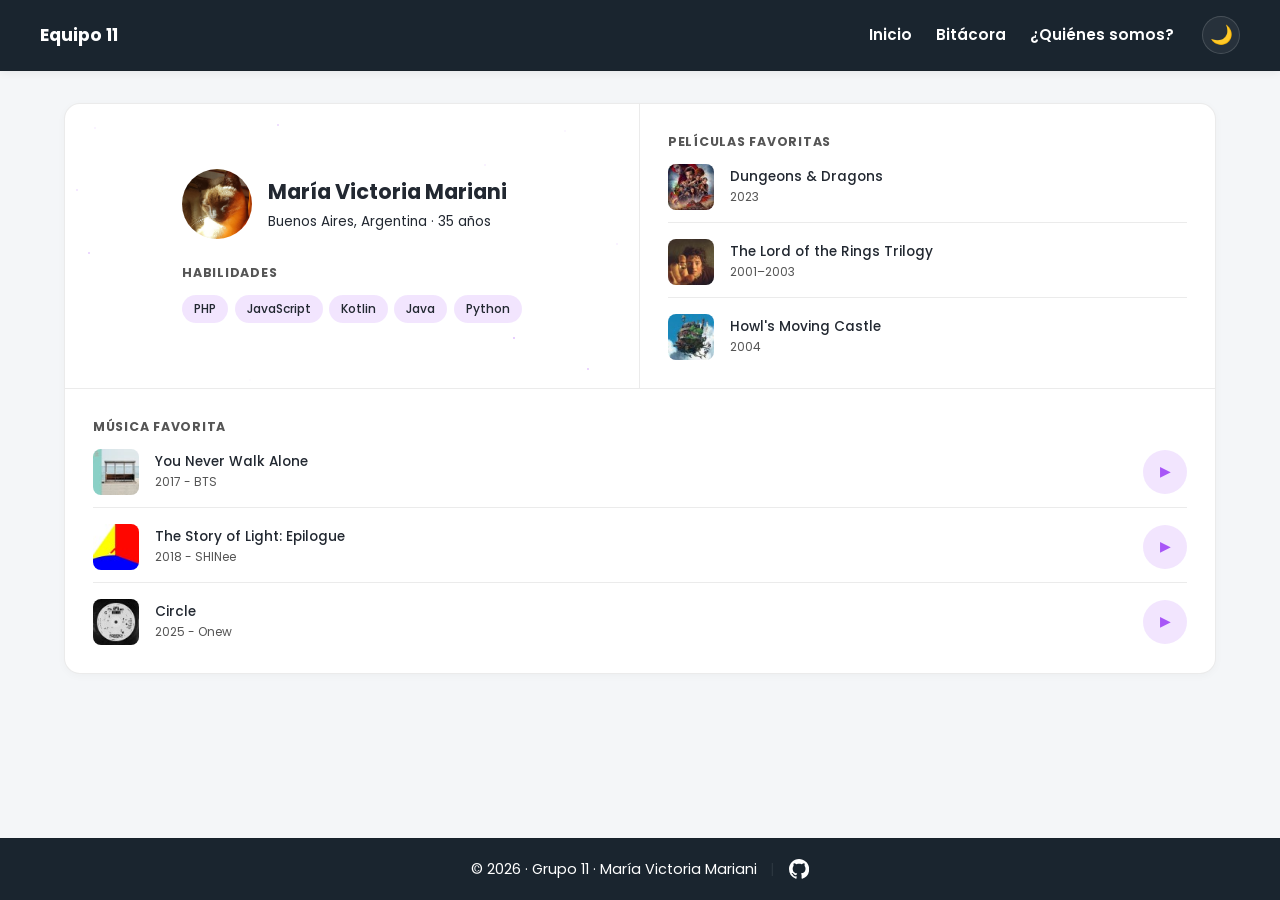
<file: integrantes/perfil_victoria.html>
<!doctype html>
<html lang="es" data-theme="claro">
  <head>
    <meta charset="UTF-8" />
    <meta name="viewport" content="width=device-width, initial-scale=1.0" />
    <title>Equipo 11 ~ María Victoria Mariani</title>

    <!--
      Obtenemos el tema que se debe usar al cargar la página:
      primero buscamos una preferencia guardada por el usuario.
      Si no existe, usamos la preferencia de tema del sistema.
    -->
    <script>
      (function () {
        const temaSalvado =
          localStorage.getItem("theme") ||
          (window.matchMedia("(prefers-color-scheme: dark)").matches
            ? "oscuro"
            : "claro");

        document.documentElement.setAttribute("data-theme", temaSalvado);

        // Evitamos animaciones durante la inicialización para prevenir parpadeos.
        document.documentElement.classList.add("no-transiciones");
      })();
    </script>

    <link rel="stylesheet" href="../css/styles.css" />
    <link rel="stylesheet" href="../css/styles_ria.css" />
    <script src="../js/main.js" defer></script>
    <script src="../js/victoria_perfil.js" defer></script>
  </head>
  <body>
    <!-- MENÚ DE NAVEGACIÓN GLOBAL -->
    <header>
      <div class="nav-contenedor">
        <a href="../index.html" class="nav-logo">Equipo <span>11</span></a>
        <div class="nav-utilidades">
          <nav>
            <ul id="nav-list">
              <li><a href="../index.html">Inicio</a></li>
              <li><a href="../bitacora.html">Bitácora</a></li>
              <li><a href="../index.html#quienes-somos">¿Quiénes somos?</a></li>
            </ul>
          </nav>
          <button
            id="menu-toggle"
            class="menu-toggle"
            aria-label="Abrir menú de navegación"
            aria-expanded="false"
            aria-controls="nav-list"
            type="button"
          >
            <span aria-hidden="true"></span>
            <span aria-hidden="true"></span>
            <span aria-hidden="true"></span>
          </button>
          <button
            id="theme-toggle"
            class="theme-toggle-btn"
            aria-label="Cambiar tema de la página"
          >
            <span class="theme-ic-wrapper" aria-hidden="true">
              <span class="ic-sol">☀️</span>
              <span class="ic-luna">🌙</span>
            </span>
          </button>
        </div>
      </div>
    </header>

    <main>
      <div class="tarjeta-unificada-ria">
        <!-- =================================================
             PERFIL + PELÍCULAS
             ================================================= -->

        <div class="fila-tarjeta">
          <!-- PERFIL -->

          <div class="columna-tarjeta">
            <!-- Puntos decorativos animados por JavaScript -->
            <div class="puntos-decorativos" aria-hidden="true">
              <span></span>
              <span></span>
              <span></span>
              <span></span>
              <span></span>
              <span></span>
              <span></span>
              <span></span>
              <span></span>
              <span></span>
              <span></span>
              <span></span>
              <span></span>
              <span></span>
              <span></span>
              <span></span>
              <span></span>
              <span></span>
              <span></span>
              <span></span>
            </div>

            <div class="contenido-perfil">
              <div class="identidad">
                <img
                  src="../img/ria/sami100.jpg"
                  alt="Foto de una gatita siamesa durmiendo al sol entre libros."
                />

                <div>
                  <h1>María Victoria Mariani</h1>
                  <p>Buenos Aires, Argentina · 35 años</p>
                </div>
              </div>

              <section aria-labelledby="titulo-habilidades">
                <h2 id="titulo-habilidades">Habilidades</h2>

                <ul class="habilidades">
                  <li>PHP</li>
                  <li>JavaScript</li>
                  <li>Kotlin</li>
                  <li>Java</li>
                  <li>Python</li>
                </ul>
              </section>
            </div>

            <!-- Pestañas solamente visibles en móvil -->

            <div
              class="tabs-movil"
              role="tablist"
              aria-label="Contenido del perfil"
            >
              <button
                id="tab-peliculas"
                class="btn-tab"
                data-target="seccion-peliculas"
                type="button"
                role="tab"
                aria-selected="false"
                aria-controls="seccion-peliculas"
              >
                Películas
              </button>

              <button
                id="tab-musica"
                class="btn-tab activo"
                data-target="seccion-musica"
                type="button"
                role="tab"
                aria-selected="true"
                aria-controls="seccion-musica"
              >
                Música
              </button>
            </div>
          </div>

          <!-- PELÍCULAS -->

          <div class="columna-tarjeta">
            <div
              id="seccion-peliculas"
              class="contenido-tab"
              role="tabpanel"
              aria-labelledby="tab-peliculas"
            >
              <section aria-labelledby="titulo-peliculas">
                <h2 id="titulo-peliculas">Películas favoritas</h2>

                <ul class="lista-items">
                  <li class="item">
                    <div
                      class="contenedor-poster"
                      tabindex="0"
                      aria-describedby="comentario-dnd"
                    >
                      <img
                        src="../img/ria/dnd.jpg"
                        alt="Dungeons & Dragons poster"
                        class="poster-item"
                      />

                      <span class="indicador-poster" aria-hidden="true">
                        ♥
                      </span>
                    </div>

                    <div class="info-item">
                      <div class="info-inicial">
                        <span class="titulo-item">
                          Dungeons &amp; Dragons
                        </span>

                        <span class="subtitulo-item"> 2023 </span>
                      </div>

                      <div id="comentario-dnd" class="comentario-item">
                        "Una película realmente divertida."
                      </div>
                    </div>
                  </li>

                  <li class="item">
                    <div
                      class="contenedor-poster"
                      tabindex="0"
                      aria-describedby="comentario-lort"
                    >
                      <img
                        src="../img/ria/lort.jpg"
                        alt="The Lord of the Rings poster"
                        class="poster-item"
                      />

                      <span class="indicador-poster" aria-hidden="true">
                        ♥
                      </span>
                    </div>

                    <div class="info-item">
                      <div class="info-inicial">
                        <span class="titulo-item">
                          The Lord of the Rings Trilogy
                        </span>

                        <span class="subtitulo-item"> 2001–2003 </span>
                      </div>

                      <div id="comentario-lort" class="comentario-item">
                        "Un homenaje a la obra de uno de los mejores escritores
                        de la historia."
                      </div>
                    </div>
                  </li>

                  <li class="item">
                    <div
                      class="contenedor-poster"
                      tabindex="0"
                      aria-describedby="comentario-hmc"
                    >
                      <img
                        src="../img/ria/hmc.jpg"
                        alt="Howl's Moving Castle poster"
                        class="poster-item"
                      />

                      <span class="indicador-poster" aria-hidden="true">
                        ♥
                      </span>
                    </div>

                    <div class="info-item">
                      <div class="info-inicial">
                        <span class="titulo-item"> Howl's Moving Castle </span>

                        <span class="subtitulo-item"> 2004 </span>
                      </div>

                      <div id="comentario-hmc" class="comentario-item">
                        "Si solo pudiera quedarme con una película animada,
                        sería esta."
                      </div>
                    </div>
                  </li>
                </ul>
              </section>
            </div>
          </div>
        </div>

        <!-- =================================================
             MÚSICA — SIGUE SIENDO UNA FILA INDEPENDIENTE
             ================================================= -->

        <div
          id="seccion-musica"
          class="fila-musica contenido-tab activo"
          role="tabpanel"
          aria-labelledby="tab-musica"
        >
          <section aria-labelledby="titulo-musica">
            <h2 id="titulo-musica">Música favorita</h2>

            <ul class="lista-items">
              <li class="item">
                <div
                  class="contenedor-poster"
                  tabindex="0"
                  aria-describedby="comentario-ynwa"
                >
                  <img
                    src="../img/ria/ynwa.webp"
                    alt="Portada del album You Never Walk Alone"
                    class="poster-item"
                  />

                  <span class="indicador-poster" aria-hidden="true"> ♥ </span>
                </div>

                <div class="info-item">
                  <div class="info-inicial">
                    <span class="titulo-item"> You Never Walk Alone </span>

                    <span class="subtitulo-item"> 2017 - BTS </span>
                  </div>

                  <div id="comentario-ynwa" class="comentario-item">
                    "Un viaje lírico hacia el interior de siete artistas."
                  </div>
                </div>

                <a
                  href="https://www.youtube.com/results?search_query=BTS+You+Never+Walk+Alone"
                  target="_blank"
                  rel="noopener"
                  class="btn-reproduccion"
                  title="Escuchar en YouTube"
                  aria-label="Escuchar You Never Walk Alone en YouTube"
                >
                  ▶
                </a>
              </li>

              <li class="item">
                <div
                  class="contenedor-poster"
                  tabindex="0"
                  aria-describedby="comentario-lse"
                >
                  <img
                    src="../img/ria/lse.jpg"
                    alt="Portada del album The Story of Light: Epilogue"
                    class="poster-item"
                  />

                  <span class="indicador-poster" aria-hidden="true"> ♥ </span>
                </div>

                <div class="info-item">
                  <div class="info-inicial">
                    <span class="titulo-item">
                      The Story of Light: Epilogue
                    </span>

                    <span class="subtitulo-item"> 2018 - SHINee </span>
                  </div>

                  <div id="comentario-lse" class="comentario-item">
                    "Un homenaje a un artista increíble que nos dejó demasiado
                    pronto."
                  </div>
                </div>

                <a
                  href="https://www.youtube.com/results?search_query=SHINee+The+Story+of+Light+Epilogue"
                  target="_blank"
                  rel="noopener"
                  class="btn-reproduccion"
                  title="Escuchar en YouTube"
                  aria-label="Escuchar The Story of Light Epilogue en YouTube"
                >
                  ▶
                </a>
              </li>

              <li class="item">
                <div
                  class="contenedor-poster"
                  tabindex="0"
                  aria-describedby="comentario-co"
                >
                  <img
                    src="../img/ria/co.jpg"
                    alt="Portada del album Circle"
                    class="poster-item"
                  />

                  <span class="indicador-poster" aria-hidden="true"> ♥ </span>
                </div>

                <div class="info-item">
                  <div class="info-inicial">
                    <span class="titulo-item"> Circle </span>

                    <span class="subtitulo-item"> 2025 - Onew </span>
                  </div>

                  <div id="comentario-co" class="comentario-item">
                    "Vibra pura para cualquier situación. Perfecto para
                    programar."
                  </div>
                </div>

                <a
                  href="https://www.youtube.com/results?search_query=Onew+Circle"
                  target="_blank"
                  rel="noopener"
                  class="btn-reproduccion"
                  title="Escuchar en YouTube"
                  aria-label="Escuchar Circle en YouTube"
                >
                  ▶
                </a>
              </li>
            </ul>
          </section>
        </div>
      </div>
    </main>

    <footer>
      <p class="footer-content">
        <span>&copy; 2026 · Grupo 11 · María Victoria Mariani</span>
        <a
          href="https://github.com/mvjhart"
          class="footer-inline-link"
          target="_blank"
          rel="noopener noreferrer"
          title="Ir al GitHub de María Victoria Mariani"
          aria-label="Ir al GitHub de María Victoria Mariani"
        >
          <svg
            class="footer-icon"
            viewBox="0 0 16 16"
            version="1.1"
          >
            <path
              fill="currentColor"
              d="M8 0c4.42 0 8 3.58 8 8a8.013 8.013 0 0 1-5.45 7.59c-.4.08-.55-.17-.55-.38 0-.27.01-1.13.01-2.2 0-.75-.25-1.23-.54-1.48 1.78-.2 3.65-.88 3.65-3.95 0-.88-.31-1.59-.82-2.15.08-.2.36-1.02-.08-2.12 0 0-.67-.22-2.2.82-.64-.18-1.32-.27-2-.27-.68 0-1.36.09-2 .27-1.53-1.03-2.2-.82-2.2-.82-.44 1.1-.16 1.92-.08 2.12-.51.56-.82 1.28-.82 2.15 0 3.06 1.86 3.75 3.64 3.95-.23.2-.44.55-.51 1.07-.46.21-1.61.55-2.33-.66-.15-.24-.6-.83-1.23-.82-.67.01-.27.38.01.53.34.19.73.9.82 1.13.16.45.68 1.31 2.69.94 0 .67.01 1.3.01 1.49 0 .21-.15.45-.55.38A7.995 7.995 0 0 1 0 8c0-4.42 3.58-8 8-8Z"
            ></path>
          </svg>
        </a>
      </p>
    </footer>
  </body>
</html>
</file>
<file: css/styles.css>
/* ===================================================
   IMPORTACIÓN DE FUENTES & VARIABLES GLOBALES
   =================================================== */
@import url("https://fonts.googleapis.com/css2?family=Poppins:wght@300;400;600;700&display=swap");

:root {
  /* Paleta de colores general*/

  --color-etiqueta-celeste: #38bdf8;
  --color-etiqueta-violeta: #a855f7;
  --color-etiqueta-coral: #f43f5e;
  --color-etiqueta-ambar: #f59e0b;
  --color-etiqueta-rosa: #ec4899;

  --color-etiqueta-celeste-bg: rgba(56, 189, 248, 0.15);
  --color-etiqueta-violeta-bg: rgba(168, 85, 247, 0.15);
  --color-etiqueta-coral-bg: rgba(244, 63, 94, 0.15);
  --color-etiqueta-ambar-bg: rgba(245, 158, 11, 0.15);
  --color-etiqueta-rosa-bg: rgba(236, 72, 153, 0.15);

  --color-btn-theme-bg: rgba(255, 255, 255, 0.06);
  --color-btn-theme-border: rgba(255, 255, 255, 0.15);
  --color-btn-theme-hover-bg: rgba(255, 255, 255, 0.16);
  --color-btn-theme-hover-border: rgba(255, 255, 255, 0.35);
  --color-btn-theme-hover-shadow: rgba(255, 255, 255, 0.12);

  --color-heart-indicador: #f4f6f8ee;

  /* Tipografía */
  --fuente-principal: "Poppins", sans-serif;

  /* Variables de la transición circular del cambio de tema */
  --ripple-x: 50%;
  --ripple-y: 50%;
  --ripple-radius: 1000px;
}

[data-theme="claro"]{
  --color-primario: #1a252f;
  --color-secundario: #00adb5;
  --color-fondo: #f4f6f8;
  --color-tarjeta: #ffffff;
  --color-texto: #222831;
  --color-texto-suave: #555555;
  --color-texto-footer: #ffffff;
  --color-hover: #007f86;

  --color-sombra: rgba(0, 0, 0, 0.06);
  --color-borde: rgba(0, 0, 0, 0.08);
  --color-separador-util: rgba(255, 255, 255, 0.08);

  --btn-tarjeta-bg: rgba(0, 0, 0, 0.05);
  --btn-tarjeta-border: rgba(0, 0, 0, 0.15);
  --btn-tarjeta-text: var(--color-texto);

  --color-btn-fede: var(--color-primario);
  --color-acent-ria-text: var(--color-etiqueta-violeta);

  --color-heart-indicador-border: #f4f4f481;

}

[data-theme="oscuro"] {
  --color-primario: #121212;
  --color-secundario: #0d9488;
  --color-fondo: #121212;
  --color-tarjeta: #1e1e1e;
  --color-texto: #d6d9de;
  --color-texto-suave: #94a3b8;
  --color-texto-footer: #94a3b8;
  --color-hover: #0a756b;

  --color-sombra: rgba(0, 0, 0, 0.4);
  --color-borde: rgba(255, 255, 255, 0.1);
  --color-separador-util: rgba(255, 255, 255, 0.08);

  --btn-tarjeta-bg: rgba(255, 255, 255, 0.08);
  --btn-tarjeta-border: rgba(255, 255, 255, 0.15);
  --btn-tarjeta-text: #ffffff;

  --color-heart-indicador-border: var(--color-borde);
  --color-acent-ria-text: #c084fc;

  --color-btn-fede: var(--color-secundario);

}

/* ===================================================
   RESET Y ESTILOS BASE
   =================================================== */
* {
  margin: 0;
  padding: 0;
  box-sizing: border-box;
}


html {
  scroll-behavior: smooth;
}

/* Evitamos transiciones durante la carga inicial para prevenir parpadeos de tema. */
.no-transiciones,
.no-transiciones * {
  transition: none !important;
}

body {
  font-family: var(--fuente-principal);
  background-color: var(--color-fondo);
  color: var(--color-texto);
  line-height: 1.6;
  display: flex;
  flex-direction: column;
  min-height: 100vh;
}


/* ESTILOS GLOBALES DE FOCO VISIBLE (ACCESIBILIDAD ELEGANTE) */
a:focus-visible,
button:focus-visible {
  outline: 2px solid var(--color-secundario);
  outline-offset: 3px;
}

/* ===================================================
   NAVEGACIÓN GLOBAL 
   =================================================== */
header {
  background-color: var(--color-primario);
  padding: 1rem 1.5rem;
  border-bottom: 1px solid var(--color-borde);
  box-shadow: 0 2px 8px var(--color-sombra);
  position: sticky;
  top: 0;
  z-index: 1000;
}

.nav-contenedor {
  max-width: 1200px;
  margin: 0 auto;
  display: flex;
  justify-content: space-between;
  align-items: center;
}

.nav-logo {
  color: #ffffff;
  font-weight: 700;
  font-size: 1.1rem;
  text-decoration: none;
  border-radius: 4px;
}

.nav-utilidades {
  display: flex;
  align-items: center;
  gap: 1.5rem;
}

#nav-list {
  list-style: none;
  display: flex;
  justify-content: center;
  align-items: center;
  gap: 1rem;
}

#nav-list li {
  border: none;
}

#nav-list a {
  color: #ffffff;
  text-decoration: none;
  font-weight: 600;
  padding: 0.5rem 0.25rem;
  border-radius: 6px;
  font-size: 0.95rem;
  position: relative;
  transition:
    background-color 0.3s ease,
    color 0.3s ease;
}

/* ESTILO NAV ACTIVO */
#nav-list a[aria-current="page"] {
  background-color: var(--color-secundario);
  color: #ffffff;
  padding: 0.5rem 1.0rem;
}

#nav-list a[aria-current="page"]:hover {
  background-color: var(--color-hover);
}

.menu-toggle {
  background: transparent;
  border: none;
  cursor: pointer;
}

.menu-toggle span {
  display: block;
  width: 25px;
  height: 3px;
  background-color: #ffffff;
  border-radius: 2px;
  transition: transform 0.3s ease, opacity 0.3s ease;
}

/* EFECTO HOVER: Subrayado sutil animado (SOLO DESKTOP) */
@media (min-width: 900px) {

  .menu-toggle {
    display: none;
  }

  #nav-list a:not([aria-current="page"])::after {
    content: "";
    position: absolute;
    bottom: 0;
    left: 0;
    width: 0;
    height: 2px;
    background-color: var(--color-secundario);
    transition: width 0.3s cubic-bezier(0.4, 0, 0.2, 1);
  }

  #nav-list a:not([aria-current="page"]):hover::after {
    width: 100%;
  }

  #nav-list {
    max-height: none;
    opacity: 1;
    overflow: visible;
    padding: 0;
    background-color: transparent;
    box-shadow: none;
  }
}

@media (max-width: 899px) {
  .menu-toggle {
    display: flex;
    flex-direction: column;
    gap: 5px;
    padding: 5px;
    border-radius: 4px;
  }

  /* Animación hamburguesa a X */
  .menu-toggle.active span:nth-child(1) {
    transform: translateY(8px) rotate(45deg);
  }
  .menu-toggle.active span:nth-child(2) {
    opacity: 0;
  }
  .menu-toggle.active span:nth-child(3) {
    transform: translateY(-8px) rotate(-45deg);
  }

  nav {
    position: absolute;
    top: 100%;
    left: 0;
    width: 100%;
  }

  #nav-list {
    background-color: var(--color-primario);
    flex-direction: column;
    align-items: stretch;
    padding: 0 1.5rem;
    gap: 0;
    border-bottom: 1px solid var(--color-borde);
    box-shadow: 0 4px 10px var(--color-sombra);
    max-height: 0;
    overflow: hidden;
    opacity: 0;
    transition: max-height 0.4s cubic-bezier(0.4, 0, 0.2, 1), opacity 0.3s ease, padding 0.3s ease;
  }

  /* Cuando JS inyecta la clase nav-open, se despliega */
  #nav-list.nav-open {
    max-height: 300px;
    opacity: 1;
    padding: 0.5rem 1.5rem 0rem 1.5rem;
  }

  #nav-list a {
    text-align: center;
    display: block;
    padding: 1rem 0.5rem;
  }

  #nav-list a[aria-current="page"] {
    display: block;
    width: 100%;
    margin: 0.25rem 0;
  }

  #nav-list li + li {
    border-top: 1px solid var(--color-separador-util);
  }

  #nav-list li:has(a[aria-current="page"]) + li {
    border-top: none;
  }

}

/* BOTÓN MODO OSCURO*/

.theme-toggle-btn {
  background: var(--color-btn-theme-bg);
  border: 1px solid var(--color-btn-theme-border);
  cursor: pointer;
  width: 38px;
  height: 38px;
  border-radius: 50%;
  display: inline-flex;
  align-items: center;
  justify-content: center;
  font-size: 1.15rem;
  line-height: 1;
  transition: background-color 0.3s cubic-bezier(0.4, 0, 0.2, 1),
              border-color 0.3s cubic-bezier(0.4, 0, 0.2, 1),
              box-shadow 0.3s cubic-bezier(0.4, 0, 0.2, 1);
}

.theme-toggle-btn:hover {
  background: var(--color-btn-theme-hover-bg);
  border-color: var(--color-btn-theme-hover-border);
  box-shadow: 0 0 10px var(--color-btn-theme-hover-shadow);
}


[data-theme="oscuro"] .ic-sol {
  display: inline-block;
}

[data-theme="oscuro"] .ic-luna {
  display: none;
}

[data-theme="claro"] .ic-sol {
  display: none;
}

[data-theme="claro"] .ic-luna {
  display: inline-block;
}


/* ANIMACIÓN CIRCULAR (Utilizando VIEW TRANSITIONS API) */

::view-transition-old(root),
::view-transition-new(root) {
  animation: none;
  mix-blend-mode: normal;
}

[data-theme-transicion="a-oscuro"]::view-transition-old(root) {
  z-index: 2;
  animation: circle-shrink 0.6s cubic-bezier(0.4, 0, 0.2, 1) forwards;
}

[data-theme-transicion="a-oscuro"]::view-transition-new(root) {
  z-index: 1;
}

[data-theme-transicion="a-claro"]::view-transition-new(root) {
  z-index: 2;
  animation: circle-grow 0.6s cubic-bezier(0.4, 0, 0.2, 1) forwards;
}

[data-theme-transicion="a-claro"]::view-transition-old(root) {
  z-index: 1;
}

@keyframes circle-grow {
  from { clip-path: circle(0px at var(--ripple-x, 50%) var(--ripple-y, 50%)); }
  to { clip-path: circle(var(--ripple-radius, 1000px) at var(--ripple-x, 50%) var(--ripple-y, 50%)); }
}

@keyframes circle-shrink {
  from { clip-path: circle(var(--ripple-radius, 1000px) at var(--ripple-x, 50%) var(--ripple-y, 50%)); }
  to { clip-path: circle(0px at var(--ripple-x, 50%) var(--ripple-y, 50%)); }
}



/* ===================================================
   CONTENEDOR PRINCIPAL Y SECCIONES
   =================================================== */
main {
  flex: 1;
  max-width: 1200px;
  margin: 2rem auto;
  padding: 0 1.5rem;
  width: 100%;
}

h1,
h2,
h3 {
  color: var(--color-texto);
  margin-bottom: 1rem;
}

/* ===================================================
   PORTADA: TARJETAS DEL EQUIPO
   =================================================== */
.equipo-listado {
  margin-top: 2rem;

}

.contenedor-tarjetas{
  width: 100%;
  max-width: 1100px;
  margin: 0 auto;
}

.tarjeta {
  background-color: var(--color-tarjeta);
  border: 1px solid var(--color-borde);
  box-shadow: 0 8px 20px var(--color-sombra);
  overflow: hidden;
}

.tarjeta-etiqueta {
  display: inline-block;
  padding: 0.2rem 0.55rem;
  border-radius: 6px;
  font-size: 0.72rem;
  font-weight: 600;
  white-space: nowrap;
}

.tarjeta-titulo {
  font-size: 1.05rem;
  font-weight: 700;
  white-space: nowrap;
  overflow: hidden;
  text-overflow: ellipsis;
}

.tarjeta.fede .tarjeta-etiqueta { 
  color: var(--color-etiqueta-celeste); 
  background-color: var(--color-etiqueta-celeste-bg);
}

.tarjeta.ria .tarjeta-etiqueta { 
  color: var(--color-etiqueta-violeta); 
  background-color: var(--color-etiqueta-violeta-bg);
}
.tarjeta.cande .tarjeta-etiqueta { 
  color: var(--color-etiqueta-rosa); 
  background-color: var(--color-etiqueta-rosa-bg);
}

.tarjeta.javier .tarjeta-etiqueta { 
  color: var(--color-etiqueta-ambar); 
  background-color: var(--color-etiqueta-ambar-bg);
}

.tarjeta.marcos .tarjeta-etiqueta { 
  color: var(--color-etiqueta-coral); 
  background-color: var(--color-etiqueta-coral-bg);
}


/* tarjetaS DESKTOP */

@media (min-width: 900px) {

  .avatar-movil {
    display: none;
  }

  .contenedor-tarjetas{
    display: flex;
    height: 380px;
    align-items: center;
    justify-content: center;
    padding: 0 20px;
  }

  .tarjeta {
    flex: 1;
    height: 100%;
    padding: 1.8rem;
    border-radius: 20px;
    display: flex;
    flex-direction: column;
    justify-content: space-between;
    position: relative;
    z-index:1;

    transition: flex 0.4s cubic-bezier(0.25, 1, 0.5, 1),
                margin 0.4s cubic-bezier(0.25, 1, 0.5, 1),
                transform 0.4s cubic-bezier(0.25, 1, 0.5, 1),
                box-shadow 0.35s ease;
  }

  .tarjeta + .tarjeta {
    margin-left: -40px;
  }

  .tarjeta:is(:hover, :has(:focus-visible)) {
    flex: 2.2;
    margin-left: -15px;
    z-index: 10;
    box-shadow:
      0 25px 60px var(--color-sombra),
      0 0 30px rgba(56, 189, 248, 0.15);
  }

  .contenedor-tarjetas:has(.tarjeta:is(:hover, :has(:focus-visible)))
  .tarjeta:not(:hover, :has(:focus-visible)) {
    transform: scale(0.95);
  }

  .tarjeta-izq{
    height: 100%;
    z-index: 2;
    max-width: 100%;
  }

  .tarjeta-titulo {
    font-size: 1.5rem;
    margin-bottom: 0.4rem;
  }

  .tarjeta-etiqueta {
    margin-bottom: 0.8rem;
    font-size: 0.8rem;
    padding: 0.35rem 0.75rem;
  }

  .tarjeta-desc {
    color: var(--color-texto-suave);
    font-size: 0.9rem;
    line-height: 1.5;
    margin-bottom: 1.2rem;
    max-width: 85%;
  }

  .tarjeta-btn {
    display: inline-flex;
    align-items: center;
    gap: 0.5rem;
    padding: 0.6rem 1rem;
    border-radius: 10px;
    background: var(--btn-tarjeta-bg);
    border: 1px solid var(--btn-tarjeta-border);
    color: var(--btn-tarjeta-text);
    font-size: 0.85rem;
    font-weight: 600;
    text-decoration: none;
    opacity: 0.6;
    transition: opacity 0.3s ease, background-color 0.3s, border-color 0.3s;
  }

  .avatar-desktop{
    display: block;
    position: absolute;
    right: -10px;
    bottom: -10px;
    width: 200px;
    height: 200px;
    border-radius: 50%;
    object-fit: cover;
    box-shadow: 0 10px 25px rgba(0, 0, 0, 0.5);
    z-index: 1;
    pointer-events: none;
    opacity: 0;
  }

  .tarjeta:is(:hover, :has(:focus-visible)) .avatar-desktop {
    opacity: 1;
  }
  .tarjeta:is(:hover, :has(:focus-visible)) .tarjeta-desc,
  .tarjeta:is(:hover, :has(:focus-visible)) .tarjeta-btn {
    opacity: 1;
  }

  .tarjeta-btn-flecha {
    display: inline-block;
    transition: transform 0.3s ease;
  }

  /* HOVER SOLO EN DESKTOP CON MOUSE */
  @media (hover: hover) and (pointer: fine) {

    .tarjeta {
      transform-style: preserve-3d;
    }

    .tarjeta-btn:hover .tarjeta-btn-flecha { transform: translateX(5px); }
  }

}

/* =========================================================
  VISTA MÓVIL (BARRAS BASTANTE SUPERPUESTAS Y COMPACTAS)
  ========================================================= */

  @media (max-width: 899px) {
    .contenedor-tarjetas{
      display: flex;
      flex-direction: column;
      padding-bottom: 12px;
      max-width: 600px;

    }

    .tarjeta {
      padding: 0.75rem 1rem;
      display: flex;
      flex-direction: row;
      border-radius: 16px;
      align-items: center;
      justify-content: space-between;
      min-height: 58px;

      /* Efecto de apilado superpuesto */
      margin-bottom: -12px;
    }

    /* Control de orden Z para garantizar clicks limpios */
    .tarjeta:nth-child(1) { z-index: 1; }
    .tarjeta:nth-child(2) { z-index: 2; }
    .tarjeta:nth-child(3) { z-index: 3; }
    .tarjeta:nth-child(4) { z-index: 4; }
    .tarjeta:nth-child(5) { z-index: 5; }

    .tarjeta-izq {
      max-width: 60%;
    }

    .tarjeta-der {
      display: flex;
      flex-direction: row-reverse;
      align-items: center;
      gap: 0.75rem;
    }

    /* Avatar más grande, completamente opaco y nítido */
    .avatar-movil {
      width: 50px;
      height: 50px;
      border-radius: 50%;
      object-fit: cover;
      box-shadow: 0 4px 10px var(--color-sombra);
      opacity: 1;
      flex-shrink: 0;
    }

    /* Botón en versión mini circular para móvil */
    .tarjeta-btn {
      display: inline-flex;
      align-items: center;
      justify-content: center;
      width: 48px;
      height: 48px;
      border-radius: 50%;
      background: var(--btn-tarjeta-bg);
      border: 1px solid var(--btn-tarjeta-border);
      color: var(--btn-tarjeta-text);
      text-decoration: none;
      flex-shrink: 0;
    }
    
    .tarjeta-titulo {
      margin-top: 8px;
    }

    .tarjeta-btn-texto {
      display: none; /* Oculta el texto en movil */
    }

    /* Ocultar elementos no usados en movil */
    .tarjeta-desc, .avatar-desktop {
      display: none;
    }

  }

/* ===================================================
  BANNER
  =================================================== */

.banner {
  position: relative;
  background-color: var(--color-tarjeta);
  border: 1px solid var(--color-borde);
  border-radius: clamp(12px, 2vw, 20px);
  padding: clamp(2.5rem, 5vw, 4rem);
  box-shadow: 0 4px 12px var(--color-sombra);
  overflow:hidden;
}

.banner > * {
  position: relative;
  z-index: 1;
}

.banner::before {
  content: "";
  position: absolute;
  inset: -15%;
  background-image: 
    linear-gradient(to right, var(--color-borde) 1px, transparent 1px),
    linear-gradient(to bottom, var(--color-borde) 1px, transparent 1px);
  background-size: 24px 24px;
  opacity: 0.2;
  transform: rotate(6deg);
  z-index: 0;
}

.banner h1 {
  font-size: clamp(2rem, 3.5vw, 3rem);
  line-height: 1.15;
  margin-bottom: 1.2rem;
  font-weight: 700;
}

.banner h1 span {
  border-bottom: 2px dashed var(--color-secundario);
  display: inline-block;
}

.banner p {
  background-color: var(--color-fondo);
  border-left: 3px solid var(--color-secundario);
  padding: 1rem 1.5rem;
  border-radius: 0 8px 8px 0;
  font-size: clamp(0.9rem, 1.1vw, 0.95rem);
  color: var(--color-texto-suave);
  max-width: 550px;
}

/* Extensión de lado a lado solo en pantallas móviles (menores a 500px) */
@media (max-width: 550px) {
  .banner {
    /* Cancela los 1.5rem de padding lateral y el superior de -2rem que aporta el <main> */
    margin-left: -1.5rem;
    margin-right: -1.5rem;
    margin-top: -2rem;
    /* Elimina bordes laterales y superior y redondeo para que toque los extremos de la pantalla */
    border-top: none;
    border-left: none;
    border-right: none;
    border-radius: 0;
  }
}


/* ===================================================
   TARJETA DE PERFIL INDIVIDUAL
   =================================================== */
.tarjeta-perfil {
  background-color: var(--color-tarjeta);
  padding: 2.5rem;
  border-radius: 12px;
  box-shadow: 0 4px 12px rgba(0, 0, 0, 0.08);
  max-width: 800px;
  margin: 0 auto;
}

.avatar {
  width: 160px;
  height: 160px;
  border-radius: 50%;
  object-fit: cover;
  display: block;
  margin: 0 auto 1.5rem;
  border: 4px solid var(--color-secundario);
}

.bloque-perfil,
.bloque-interactivo,
.interaccion-portada {
  background-color: var(--color-fondo);
  padding: 1.5rem;
  border-radius: 8px;
  margin-top: 1.5rem;
}

.bloque-perfil ul,
.bloque-perfil ol {
  padding-left: 1.5rem;
}

.bloque-perfil li {
  margin-bottom: 0.4rem;
}

/* BOTONES E INTERACTIVIDAD JS */
#btn-mi-interaccion {
  background-color: var(--color-btn-fede);
  color: #ffffff;
  border: none;
  padding: 0.7rem 1.4rem;
  font-size: 0.95rem;
  font-family: var(--fuente-principal);
  font-weight: 600;
  border-radius: 6px;
  cursor: pointer;
  transition: background-color 0.3s ease;
  margin-top: 0.5rem;
}

#btn-mi-interaccion:hover {
  background-color: var(--color-hover);
}

#resultado-interaccion {
  margin-top: 1rem;
  font-weight: 600;
  color: var(--color-secundario);
}

/* ===================================================
   FOOTER
   =================================================== */
footer {
  background-color: var(--color-primario);
  color: var(--color-texto-footer);
  text-align: center;
  padding: 1.2rem;
  margin-top: auto;
  font-size: clamp(0.8rem, 1.2vw, 0.9rem);
  border-top: 1px solid var(--color-borde);
}

.footer-content {
  display: inline-flex;
  align-items: center;
  justify-content: center;
  gap: clamp(0.5rem, 1.5vw, 0.85rem);
  line-height: 1.05;
}

.footer-inline-link {
  display: inline-flex;
  align-items: center;
  gap: clamp(0.5rem, 1.5vw, 0.85rem);
  color: var(--color-texto-footer);
  text-decoration: none;
}

.footer-icon {
  width: 1.4em;
  height: 1.4em;
  display: block;
  fill: currentColor;
}

.footer-inline-link::before{
  content: "|";
  color: var(--color-separador-util);
}

@media (max-width: 600px) {
  footer {
    font-size: 0.8rem;
  }
}

/* ===================================================
   BREAKPOINTS OBLIGATORIOS (Consigna TP1)
   =================================================== */

/* Breakpoint 1: Celulares / Pantallas pequeñas (Hasta 400px) */
@media (max-width: 400px) {
  .hero h1 {
    font-size: 1.5rem;
  }

  .tarjeta-perfil {
    padding: 1.2rem;
  }

  .avatar {
    width: 120px;
    height: 120px;
  }
}

/* Breakpoint 2: Tablets / Pantallas medianas (A partir de 900px) */
@media (min-width: 900px) {

  .hero h1 {
    font-size: 2.2rem;
  }
}


/* Reduce las animaciones para usuarios que prefieren menos movimiento. */
@media (prefers-reduced-motion: reduce) {
  *,
  *::before,
  *::after {
    animation-duration: 0.01ms !important;
    animation-iteration-count: 1 !important;
    transition-duration: 0.01ms !important;
    scroll-behavior: auto !important;
  }
}

   /* ===================================================
   COMPONENTE: BITÁCORA TIMELINE (ACORDEÓN DINÁMICO)
   =================================================== */
.bitacora-timeline {
  max-width: 800px;
  margin: 0 auto 3rem;
  display: flex;
  flex-direction: column;
  gap: 1rem;
}

.timeline-item {
  background-color: var(--color-tarjeta);
  border: 1px solid var(--color-borde);
  border-radius: 10px;
  box-shadow: 0 4px 10px var(--color-sombra);
  overflow: hidden;
  transition: box-shadow 0.3s ease;
}

.timeline-item:hover {
  box-shadow: 0 6px 15px var(--color-sombra);
}

.timeline-header {
  width: 100%;
  background: transparent;
  border: none;
  padding: 1.25rem 1.5rem;
  text-align: left;
  cursor: pointer;
  display: flex;
  flex-direction: column;
  position: relative;
  font-family: var(--fuente-principal);
  color: var(--color-texto);
  transition: background-color 0.3s ease;
}

.timeline-header:hover {
  background-color: var(--color-fondo);
}

.timeline-meta {
  display: flex;
  align-items: center;
  gap: 0.8rem;
  margin-bottom: 0.4rem;
}

.timeline-fecha {
  font-size: 0.85rem;
  color: var(--color-texto-suave);
  font-weight: 600;
}

/* Etiquetas generales */
.timeline-tag {
  background-color: var(--color-secundario);
  color: #ffffff;
  padding: 0.15rem 0.6rem;
  border-radius: 4px;
  font-size: 0.75rem;
  font-weight: 700;
  text-transform: uppercase;
}

.tag-alerta { background-color: #ef4444; color: #fff; } /* Rojo para Bugs */
.tag-exito { background-color: #10b981; color: #fff; } /* Verde para Soluciones */

.timeline-titulo {
  font-size: 1.1rem;
  font-weight: 700;
  margin: 0;
  padding-right: 2rem;
}

/* Icono + / - del acordeón */
.timeline-icono {
  position: absolute;
  right: 1.5rem;
  top: 50%;
  transform: translateY(-50%);
  font-size: 1.5rem;
  font-weight: 400;
  color: var(--color-secundario);
  transition: transform 0.3s ease;
}

.timeline-item.activo .timeline-icono {
  transform: translateY(-50%) rotate(45deg);
}

.timeline-item.activo .timeline-header {
  border-bottom: 1px solid var(--color-borde);
}

/* Contenido oculto animado (Grid 0fr a 1fr) */
.timeline-content {
  display: grid;
  grid-template-rows: 0fr;
  transition: grid-template-rows 0.35s cubic-bezier(0.4, 0, 0.2, 1);
  background-color: var(--color-fondo);
}

.timeline-item.activo .timeline-content {
  grid-template-rows: 1fr;
}

.timeline-inner {
  overflow: hidden;
}

.timeline-inner p {
  padding: 1.25rem 1.5rem;
  margin: 0;
  color: var(--color-texto);
  font-size: 0.95rem;
  line-height: 1.6;
}
/* ===================================================
   HERO (CABECERA DE PÁGINA)
   =================================================== */
.hero {
  text-align: center;
  padding: 3rem 1.5rem;
  margin-bottom: 2.5rem;
  background-color: var(--color-tarjeta);
  border: 1px solid var(--color-borde);
  border-radius: 12px;
  box-shadow: 0 4px 12px var(--color-sombra);
}

.hero h1 {
  font-size: clamp(1.8rem, 4vw, 2.5rem); /* Se adapta fluido según la pantalla */
  color: var(--color-texto);
  margin-bottom: 0.8rem;
  font-weight: 700;
}

.hero p {
  color: var(--color-texto-suave);
  font-size: clamp(0.95rem, 2vw, 1.05rem);
  max-width: 650px;
  margin: 0 auto;
  line-height: 1.6;
}
/* Adaptación Responsive a Celulares */
@media (max-width: 400px) {
  .timeline-meta { flex-direction: column; align-items: flex-start; gap: 0.3rem; }
  .timeline-header { padding: 1rem; }
  .timeline-inner p { padding: 1rem; }
}
</file>
<file: css/styles_knd.css>
/* ===================================================
   ESTILOS PROPIOS DEL PERFIL DE CANDE
   =================================================== */

.tarjeta-perfil.cande {
  --color-secundario: var(--color-etiqueta-rosa);
  --color-btn-fede: var(--color-etiqueta-rosa);
}

.tarjeta-perfil.cande .avatar {
  border-color: var(--color-etiqueta-rosa);
}

/* Habilidades como pills compactas */
.habilidades-lista {
  list-style: none;
  display: flex;
  flex-wrap: wrap;
  gap: 0.5rem;
  padding: 0;
}

.habilidades-lista li {
  background-color: var(--color-etiqueta-rosa-bg);
  color: var(--color-etiqueta-rosa);
  padding: 0.35rem 0.75rem;
  border-radius: 6px;
  font-size: 0.85rem;
  font-weight: 600;
}

.tarjeta-perfil.cande .habilidades-lista li {
  font-family: var(--fuente-principal);
  font-size: 0.72rem;
  font-weight: 500;
  letter-spacing: 0.035em;
  border-radius: 3px;
  padding: 0.34rem 0.72rem;
  border: 1px solid rgba(236, 72, 153, 0.16);
  box-shadow: 0 3px 12px rgba(0, 0, 0, 0.04);
  transition:
    transform 0.3s ease,
    background-color 0.3s ease,
    box-shadow 0.3s ease;
}

.tarjeta-perfil.cande .habilidades-lista li:hover {
  transform: translateY(-2px);
  background-color: rgba(236, 72, 153, 0.20);
  box-shadow: 0 5px 18px rgba(236, 72, 153, 0.08);
}

/* ===================================================
   TÍTULOS DE SECCIÓN 
   =================================================== */
.tarjeta-perfil.cande .bloque-perfil h2,
.tarjeta-perfil.cande .bloque-interactivo h2 {
  font-size: 0.85rem;
  font-weight: 700;
  text-transform: uppercase;
  letter-spacing: 0.08em;
  color: var(--color-etiqueta-rosa);
  margin-bottom: 0.9rem;
}

/* ===================================================
   TARJETAS FLIP (películas) y TARJETAS FIJAS (discos)
   =================================================== */
.flip-ayuda {
  font-size: 0.8rem;
  color: var(--color-texto-suave);
  text-align: center;
  margin-bottom: 0.5rem;
}

.flip-grid {
  display: flex;
  flex-wrap: wrap;
  gap: 0.75rem;
  justify-content: center;
}

.flip-card {
  width: 180px;
  height: 280px;
  perspective: 800px;
  cursor: pointer;
  border-radius: 10px;
}

.flip-card:focus-visible {
  outline: 2px solid var(--color-etiqueta-rosa);
  outline-offset: 3px;
}

.flip-card-inner {
  position: relative;
  width: 100%;
  height: 100%;
  transition: transform 0.6s cubic-bezier(0.4, 0, 0.2, 1);
  transform-style: preserve-3d;
}

.flip-card.girada .flip-card-inner {
  transform: rotateY(180deg);
}

.flip-card-frente,
.flip-card-dorso {
  position: absolute;
  inset: 0;
  backface-visibility: hidden;
  -webkit-backface-visibility: hidden; /* evita que el frente se transparente al girar en Safari */
  border-radius: 10px;
  overflow: hidden;
  background-color: var(--color-tarjeta);
  border: 1px solid var(--color-borde);
  box-shadow: 0 6px 14px var(--color-sombra);
  display: flex;
  flex-direction: column;
  align-items: center;
  padding: 0.5rem;
  text-align: center;
}

.flip-card-frente {
  justify-content: flex-start;
}

.flip-card-fija {
  width: 180px;
  border-radius: 10px;
  background-color: var(--color-tarjeta);
  border: 1px solid var(--color-borde);
  box-shadow: 0 6px 14px var(--color-sombra);
  padding: 0.5rem;
  display: flex;
  flex-direction: column;
  align-items: center;
  text-align: center;
}

.flip-card-img {
  width: 100%;
  height: 200px;
  object-fit: cover;
  background-color: var(--color-fondo);
  border-radius: 6px;
  margin-bottom: 0.4rem;
}

.flip-card-fija .flip-card-img {
  height: 164px;
}

.flip-card-titulo {
  color: var(--color-texto);
  font-weight: 700;
  font-size: 0.85rem;
  line-height: 1.2;
  margin-top: 0.2rem;
}

.flip-card-frente .flip-card-autor,
.flip-card-fija .flip-card-autor {
  color: var(--color-texto-suave);
  font-weight: 600;
  font-size: 0.8rem;
}

.flip-card-dorso .flip-card-autor {
  color: #ffffff;
  font-weight: 700;
  font-size: 0.85rem;
  letter-spacing: 0.3px;
}

.flip-card-dorso {
  transform: rotateY(180deg);
  justify-content: center;
  background-color: #831843; /* Tono magenta/rosa oscuro e intenso */
  border: 1px solid rgba(255, 255, 255, 0.2);
}

.flip-card-frase {
  font-size: 0.8rem;
  font-style: normal;
  font-weight: 600;
  color: #f8fafc; 
  line-height: 1.35;
}

/* ===================================================
   GADGET: RECOMENDADOR DE PELÍCULAS
   =================================================== */
.resultado-ruleta {
  margin-top: 1rem;
  font-weight: 600;
  color: var(--color-etiqueta-rosa);
  min-height: 1.5em; /* Evita saltos de diseño cuando el texto está vacío */
}
.flip-card.destacada {
  transform: scale(1.05);
  box-shadow: 0 0 15px var(--color-etiqueta-rosa-bg);
  transition: all 0.3s ease;
  z-index: 10;
}
</file>
<file: css/styles_marcos.css>
/*========== MARCOS PERFIL ==========*/

.tarjeta-perfil.marcos {
  --color-marcos: var(--color-etiqueta-coral);
}

.tarjeta-perfil.marcos .avatar {
  border-color: var(--color-marcos);
}

/*========== HABILIDADES ==========*/

.marcos-habilidades {
  display: flex;
  flex-wrap: wrap;
  gap: .6rem;
  padding: 0;
  list-style: none;
}

.marcos-habilidades li {
  padding: .4rem .8rem;
  border-radius: 20px;
  background: var(--color-etiqueta-coral);
  color: #fff;
  font-weight: 600;
}

.habilidad-proximamente {
  opacity: .7;
  border: 1px dashed var(--color-marcos);
  background: transparent !important;
  color: var(--color-marcos) !important;
}

/*========== PELÍCULAS ==========*/

.marcos-peliculas-grid,
.marcos-albumes-grid {
  display: grid;
  grid-template-columns: repeat(3, 1fr);
  gap: 1rem;
  margin-top: 1rem;
}

.marcos-flip-card,
.marcos-album-card {
  height: 340px;
  perspective: 1000px;
  cursor: pointer;
}

.marcos-flip-inner,
.marcos-album-inner {
  width: 100%;
  height: 100%;
  position: relative;
  transition: transform .6s;
  transform-style: preserve-3d;
}

.marcos-flip-card.girada .marcos-flip-inner,
.marcos-album-card.girada .marcos-album-inner {
  transform: rotateY(180deg);
}

.marcos-flip-front,
.marcos-flip-back,
.marcos-album-front,
.marcos-album-back {
  position: absolute;
  inset: 0;
  padding: 1rem;
  border-radius: 10px;
  background: var(--color-tarjeta);
  backface-visibility: hidden;
  text-align: center;
  box-shadow: var(--sombra-tarjeta);
}

.marcos-flip-back,
.marcos-album-back {
  transform: rotateY(180deg);
  display: flex;
  flex-direction: column;
  justify-content: center;
}

.marcos-poster {
  width: 100%;
  height: 240px;
  object-fit: cover;
  border-radius: 8px;
}

.marcos-pelicula-titulo,
.marcos-album-titulo {
  margin: .5rem 0 .2rem;
  font-size: .95rem;
  line-height: 1.2;
  overflow-wrap: break-word;
}

.marcos-pelicula-autor,
.marcos-album-autor,
.marcos-ayuda {
  color: var(--color-texto-suave);
  font-size: .85rem;
}


/*========== ÁLBUMES ==========*/

.marcos-album-card {
  height: 320px;
}

.marcos-album-cover {
  width: 100%;
  height: 220px;
  object-fit: cover;
  border-radius: 8px;
}

/*========== QA ==========*/

#btn-diagnostico {
  padding: .7rem 1.2rem;
  border: 0;
  border-radius: 8px;
  background: var(--color-marcos);
  color: #fff;
  cursor: pointer;
  font-weight: 600;
}

#resultado-diagnostico {
  display: grid;
  gap: .4rem;
  margin-top: 1rem;
}

.diagnostico-item {
  padding: .5rem;
  border-radius: 6px;
  background: var(--color-fondo);
}

/*========== RESPONSIVE ==========*/

@media (max-width: 899px) {
  .marcos-peliculas-grid,
  .marcos-albumes-grid {
    grid-template-columns: 1fr 1fr;
  }
}

@media (max-width: 400px) {
  .marcos-peliculas-grid,
  .marcos-albumes-grid {
    grid-template-columns: 1fr;
  }

  .marcos-flip-card {
    height: 330px;
  }

  .marcos-album-card {
    height: 380px;
  }

  .marcos-album-back {
    padding: 1.2rem;
    overflow-y: auto;
  }

  .marcos-album-back p {
    overflow-wrap: break-word;
  }
}

/*========== ACCESIBILIDAD ==========*/

@media (prefers-reduced-motion: reduce) {
  .marcos-flip-inner,
  .marcos-album-inner {
    transition: none;
  }
}
</file>
<file: css/styles_ria.css>
/* ===================================================
   TARJETA DE PERFIL INDIVIDUAL - RIA
   =================================================== */

.tarjeta-unificada-ria {
  background: var(--color-tarjeta);
  border: 1px solid var(--color-borde);
  border-radius: 16px;
  box-shadow: 0 2px 8px rgba(0, 0, 0, 0.03);
  overflow: hidden;
  position: relative;
  z-index: 1;

  /* -------------------------------------------------
     Estructura general
     ------------------------------------------------- */

  .fila-tarjeta {
    display: grid;
    grid-template-columns: 1fr;
  }

  .columna-tarjeta {
    padding: 1.75rem;
    display: flex;
    flex-direction: column;
    justify-content: space-between;

    position: relative;

  .puntos-decorativos {
    position: absolute;
    inset: 0;
    pointer-events: none;
    z-index: 0;

      span {
        position: absolute;
        width: 2px;
        height: 2px;
        border-radius: 50%;
        background-color: #c084fc;
        opacity: 0;
      }

      /* posiciones */
      span:nth-child(1)  { left: 5%;  top: 8%; }
      span:nth-child(2)  { left: 18%; top: 4%; }
      span:nth-child(3)  { left: 37%; top: 7%; }
      span:nth-child(4)  { left: 61%; top: 5%; }
      span:nth-child(5)  { left: 87%; top: 9%; }

      span:nth-child(6)  { left: 2%;  top: 30%; }
      span:nth-child(7)  { left: 97%; top: 27%; }

      span:nth-child(8)  { left: 4%;  top: 52%; }
      span:nth-child(9)  { left: 96%; top: 49%; }

      span:nth-child(10) { left: 3%;  top: 73%; }
      span:nth-child(11) { left: 97%; top: 70%; }

      span:nth-child(12) { left: 12%; top: 93%; }
      span:nth-child(13) { left: 32%; top: 97%; }
      span:nth-child(14) { left: 53%; top: 94%; }
      span:nth-child(15) { left: 74%; top: 97%; }
      span:nth-child(16) { left: 91%; top: 93%; }

      span:nth-child(17) { left: 25%; top: 18%; }
      span:nth-child(18) { left: 73%; top: 21%; }
      span:nth-child(19) { left: 23%; top: 81%; }
      span:nth-child(20) { left: 78%; top: 82%; }
    }
  }

  .contenido-perfil {
    margin: auto;
    position:relative;
    z-index: 1;
  }

  /* -------------------------------------------------
     Identidad
     ------------------------------------------------- */

  .identidad {
    display: flex;
    align-items: center;
    gap: 1rem;
    margin-bottom: 1.5rem;

    img {
      width: 70px;
      height: 70px;
      border-radius: 50%;
      object-fit: cover;
    }

    h1 {
      margin: 0;
      font-size: 1.3rem;
    }

    p {
      margin: 0.15rem 0 0;
      color: var(--color-texto);
      font-size: 0.85rem;
    }
  }

  /* Títulos de las secciones de la tarjeta */
  section h2 {
    font-size: 0.78rem;
    text-transform: uppercase;
    letter-spacing: 0.06em;
    color: var(--color-texto-suave);
    margin: 0 0 0.75rem;
  }

  /* -------------------------------------------------
     Habilidades
     ------------------------------------------------- */

  .habilidades {
    list-style: none;
    display: flex;
    flex-wrap: wrap;
    gap: 0.4rem;
    margin: 0;
    padding: 0;

    li {
      background: var(--color-etiqueta-violeta-bg);
      color: var(--ink);
      border-radius: 999px;
      padding: 0.3rem 0.75rem;
      font-size: 0.75rem;
      font-weight: 500;
      cursor: default;

      transition:
        background-color 0.8s ease,
        color 0.8s ease,
        transform 0.3s ease;

      /* PHP */
      &:nth-child(1) {
        --chip-bg: #ef4444;
        --chip-color: #ffffff;
      }

      /* JavaScript */
      &:nth-child(2) {
        --chip-bg: #f59e0b;
        --chip-color: #ffffff;
      }

      /* Kotlin */
      &:nth-child(3) {
        --chip-bg: #10b981;
        --chip-color: #ffffff;
      }

      /* Java */
      &:nth-child(4) {
        --chip-bg: #3b82f6;
        --chip-color: #ffffff;
      }

      /* Python */
      &:nth-child(5) {
        --chip-bg: #8b5cf6;
        --chip-color: #ffffff;
      }

      /* En dispositivos con puntero preciso, las
         habilidades reaccionan al pasar el cursor. */
      @media (pointer: fine) {
        &:hover {
          background: var(--chip-bg);
          color: var(--chip-color);
          transform: scale(1.05);
          transition:
            background-color 0.15s ease,
            color 0.15s ease,
            transform 0.15s ease;
          outline: none;
        }
      }

      /* En dispositivos táctiles, la interacción se
         controla mediante la clase .touch-active. */
      @media (pointer: coarse) {
        cursor: pointer;

        &.touch-active {
          background: var(--chip-bg);
          color: var(--chip-color);
          transform: scale(1.05);
          transition:
            background-color 0.15s ease,
            color 0.15s ease,
            transform 0.15s ease;
        }
      }
    }
  }

  /* -------------------------------------------------
     Pestañas para móvil
     ------------------------------------------------- */

  .tabs-movil {
    display: flex;
    gap: 0.5rem;
    margin-top: 1.5rem;
    position: relative;
    z-index: 1;

    @media (max-width: 800px) {
      border-bottom: 1px solid var(--color-borde);
      padding-bottom: 1rem;
    }

    @media (min-width: 801px) {
      display: none;
    }
  }

  .btn-tab {
    flex: 1;
    background: var(--btn-tarjeta-bg);
    border: 1px solid var(--btn-tarjeta-border);
    color: var(--btn-tarjeta-text);
    padding: 0.6rem;
    border-radius: 8px;
    cursor: pointer;
    font: inherit;
    font-size: 0.85rem;
    font-weight: 500;
    text-align: center;
    transition: all 0.2s ease;

    &.activo {
      background: var(--color-etiqueta-violeta-bg);
      color: var(--color-acent-ria-text);
      border-color: var(--color-etiqueta-violeta);
    }
  }

  /* La pestaña inactiva permanece fuera del flujo.
     JavaScript agrega .activo a la pestaña seleccionada. */
  .contenido-tab {
    display: none;

    &.activo {
      display: block;
    }

    /* En escritorio no hay pestañas: ambas secciones
       permanecen visibles simultáneamente. */
    @media (min-width: 801px) {
      display: block;
    }
  }

  /* -------------------------------------------------
     Listas de medios
     ------------------------------------------------- */

  .lista-items {
    list-style: none;
    margin: 0;
    padding: 0;
    display: flex;
    flex-direction: column;
    gap: 1rem;
  }

  .item {
    display: flex;
    align-items: center;
    gap: 1rem;
    border-bottom: 1px solid var(--color-borde);
    padding-bottom: 0.75rem;
    position: relative;

    &:last-child {
      border-bottom: none;
      padding-bottom: 0;
    }

    /* -------------------------------------------------
       Póster / imagen del medio
       ------------------------------------------------- */

    .contenedor-poster {
      position: relative;
      width: 46px;
      height: 46px;
      flex-shrink: 0;

      @media (pointer: coarse) {
        cursor: pointer;
      }

      &:focus-visible {
        outline: 2px solid var(--color-secundario);
        outline-offset: 2px;
        border-radius: 8px;
      }

      .poster-item {
        width: 100%;
        height: 100%;
        object-fit: cover;
        border-radius: 8px;
        background: var(--color-borde);
        display: block;
        transition:
          filter 0.3s ease,
          transform 0.3s ease;
      }

      /* Indicador que aparece en dispositivos táctiles */
      .indicador-poster {
        display: none;
        position: absolute;
        bottom: -4px;
        right: -4px;
        background: var(--color-primario);
        border: 1px solid var(--color-heart-indicador-border);
        border-radius: 50%;
        width: 20px;
        height: 20px;
        font-size: 0.65rem;
        align-items: center;
        justify-content: center;
        color: var(--color-heart-indicador);
        box-shadow: 0 1px 3px rgba(0, 0, 0, 0.1);
        z-index: 2;

        @media (pointer: coarse) {
          display: flex;
        }
      }
    }

    &.touch-active {
      .indicador-poster {
        color: var(--color-acent-ria-text);
        border-color: var(--color-acent-ria-text);
        background: var(--color-primario);
      }
    }

    /* -------------------------------------------------
       Información del medio
       ------------------------------------------------- */

    .info-item {
      display: flex;
      flex-direction: column;
      justify-content: center;
      flex-grow: 1;
      position: relative;
      min-height: 42px;
      overflow: hidden;

      .info-inicial,
      .comentario-item {
        transition:
          all 0.35s cubic-bezier(0.175, 0.885, 0.32, 1.275);
      }

      .info-inicial {
        display: flex;
        flex-direction: column;
        justify-content: center;
        gap: 0.1rem;
        opacity: 1;
        transform: translateY(0);
      }

      .comentario-item {
        position: absolute;
        inset: 0;
        display: flex;
        align-items: center;
        font-size: 0.8rem;
        color: var(--color-acent-ria-text);
        font-style: italic;
        font-weight: 500;
        opacity: 0;
        pointer-events: none;
        transform: translateY(12px);
      }

      .titulo-item {
        font-size: 0.85rem;
        font-weight: 500;
        line-height: 1.3;
        color: var(--color-texto);
        display: block;
      }

      .subtitulo-item {
        font-size: 0.75rem;
        color: var(--color-texto-suave);
        display: block;
      }
    }

    /* -------------------------------------------------
       Interacción táctil
       ------------------------------------------------- */

    &.touch-active {
      .info-inicial {
        opacity: 0;
        transform: translateY(-12px);
        pointer-events: none;
      }

      .comentario-item {
        opacity: 1;
        transform: translateY(0);
        pointer-events: auto;
      }
    }

    /* -------------------------------------------------
       Hover / teclado
       ------------------------------------------------- */

    @media (pointer: fine) {
      .contenedor-poster:hover {
        .poster-item {
          filter: saturate(1.3) contrast(1.05);
        }

        ~ .info-item {
          .info-inicial {
            opacity: 0;
            transform: translateY(-12px);
            pointer-events: none;
          }

          .comentario-item {
            opacity: 1;
            transform: translateY(0);
            pointer-events: auto;
          }
        }
      }

      .contenedor-poster:focus-visible {
        ~ .info-item {
          .info-inicial {
            opacity: 0;
            transform: translateY(-12px);
            pointer-events: none;
          }

          .comentario-item {
            opacity: 1;
            transform: translateY(0);
            pointer-events: auto;
          }
        }
      }
    }
  }

  /* -------------------------------------------------
     Botón de reproducción
     ------------------------------------------------- */

  .btn-reproduccion {
    background: var(--color-etiqueta-violeta-bg);
    color: var(--color-acent-ria-text);
    border: none;
    border-radius: 50%;
    width: 44px;
    height: 44px;
    font-size: 0.85rem;
    cursor: pointer;
    text-decoration: none;
    display: flex;
    align-items: center;
    justify-content: center;
    flex-shrink: 0;
    transition:
      background-color 0.2s,
      transform 0.2s;

    &:hover {
      background: var(--color-etiqueta-violeta);
      color: #fff;
      transform: scale(1.05);
    }
  }

  /* -------------------------------------------------
     Música
     ------------------------------------------------- */

  .fila-musica {
    border-top: 1px solid var(--color-borde);
    padding: 1.75rem;

    @media (max-width: 800px) {
      border-top: none;
      margin-top: 0;
    }
  }

  /* =================================================
     ESCRITORIO
     ================================================= */

  @media (min-width: 801px) {
    display: grid;
    grid-template-columns: 1fr 1fr;

    .fila-tarjeta {
      display: contents;
    }

    .columna-tarjeta {
      &:first-child {
        grid-column: 1;
        grid-row: 1;
        border-right: 1px solid var(--color-borde);
      }

      &:nth-child(2) {
        grid-column: 2;
        grid-row: 1;
      }
    }

    .fila-musica {
      grid-column: 1 / -1;
      grid-row: 2;
    }
  }

  /* =================================================
     MÓVIL
     ================================================= */

  @media (max-width: 800px) {
    display: grid;
    grid-template-columns: 1fr;
    grid-template-areas:
      "perfil"
      "medios";

    .fila-tarjeta {
      display: contents;
    }

    .columna-tarjeta {
      &:first-child {
        grid-area: perfil;
        border-right: none;
      }

      &:nth-child(2) {
        grid-area: medios;
      }
    }

    .fila-musica {
      grid-area: medios;
    }
  }
}
</file>
